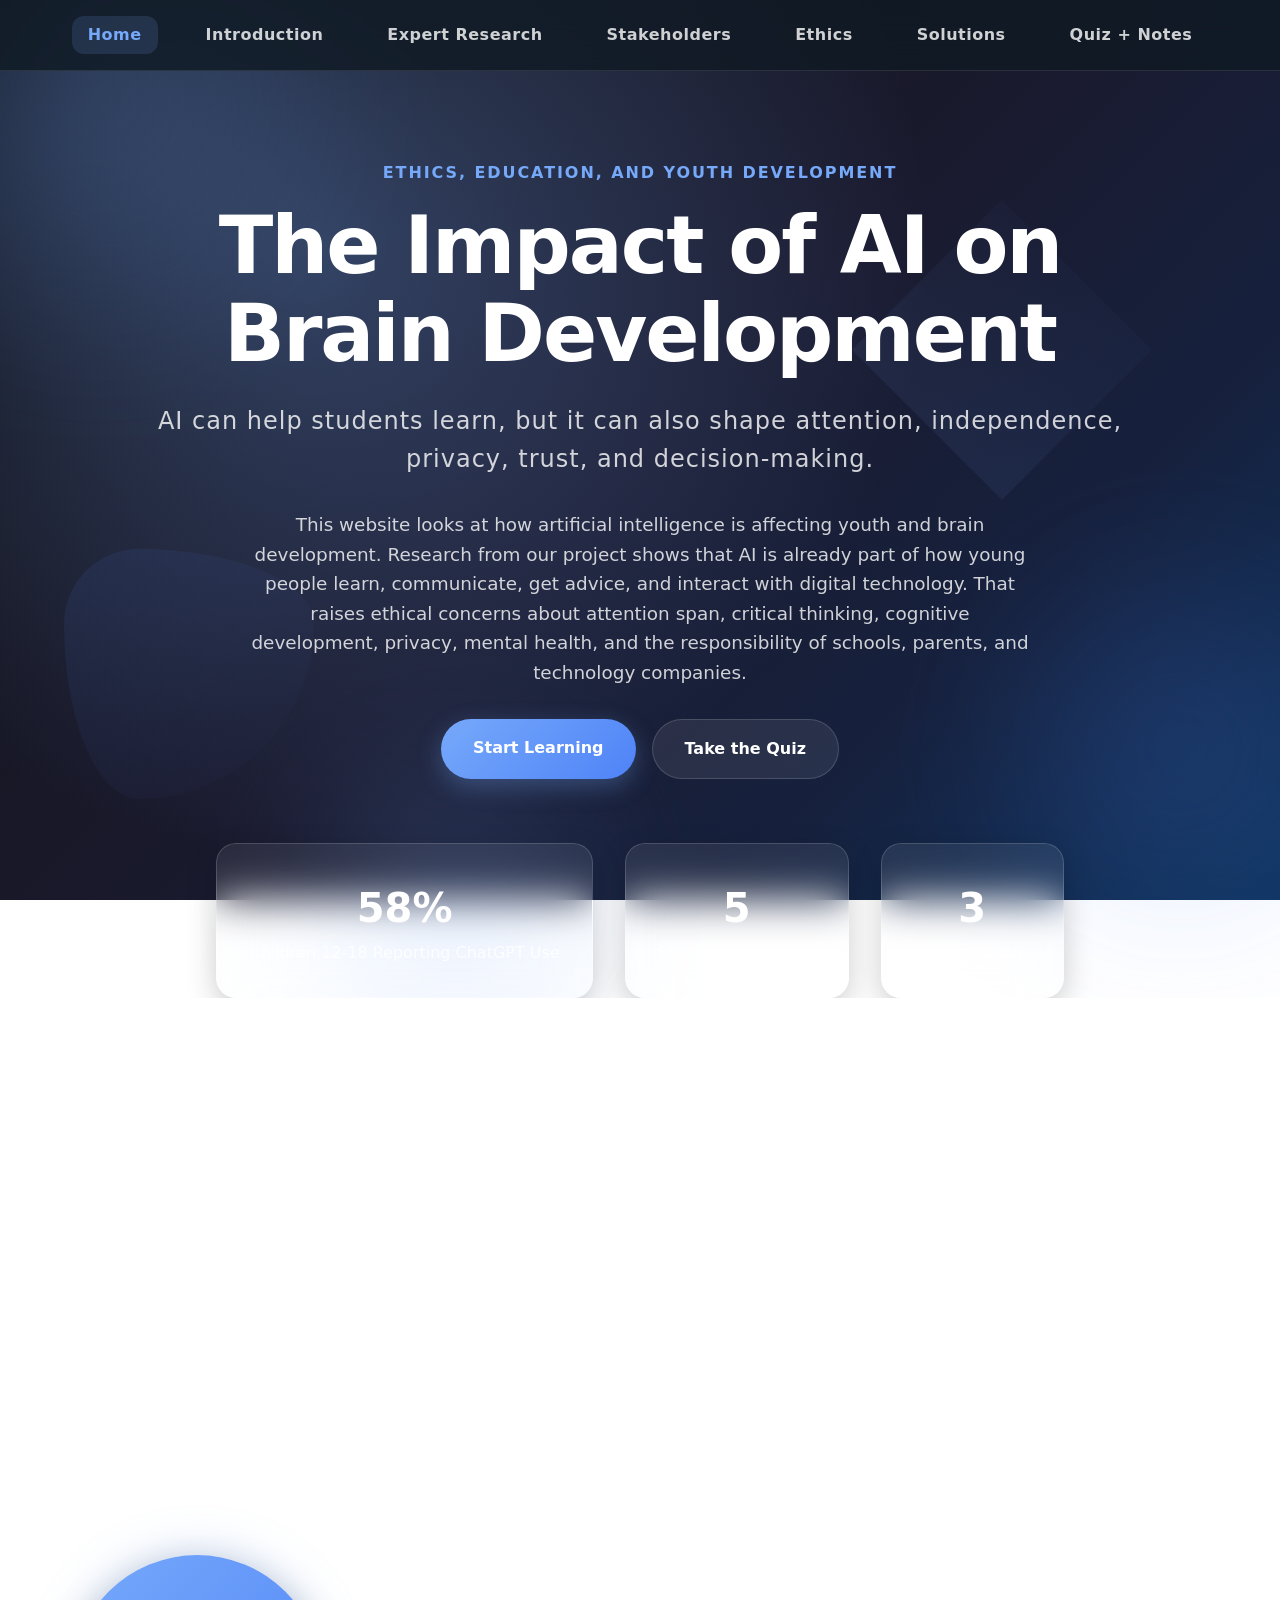
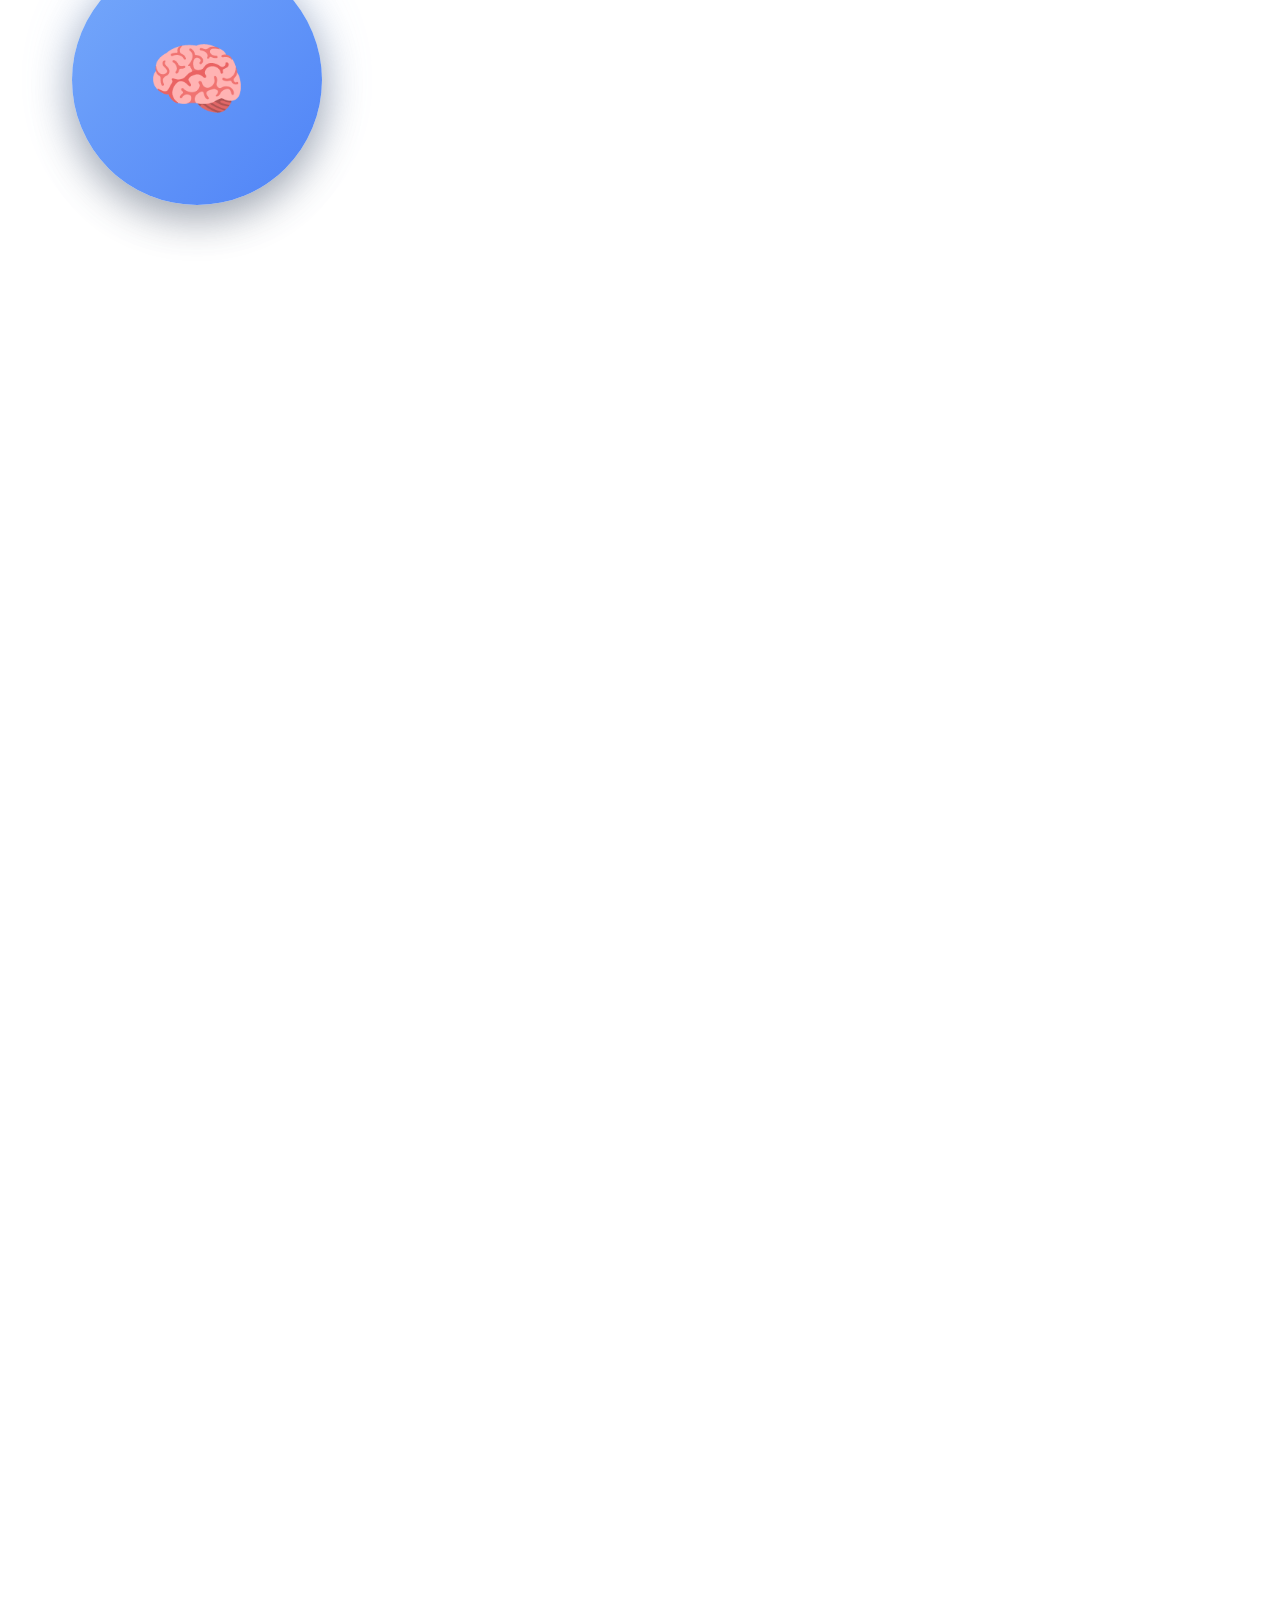
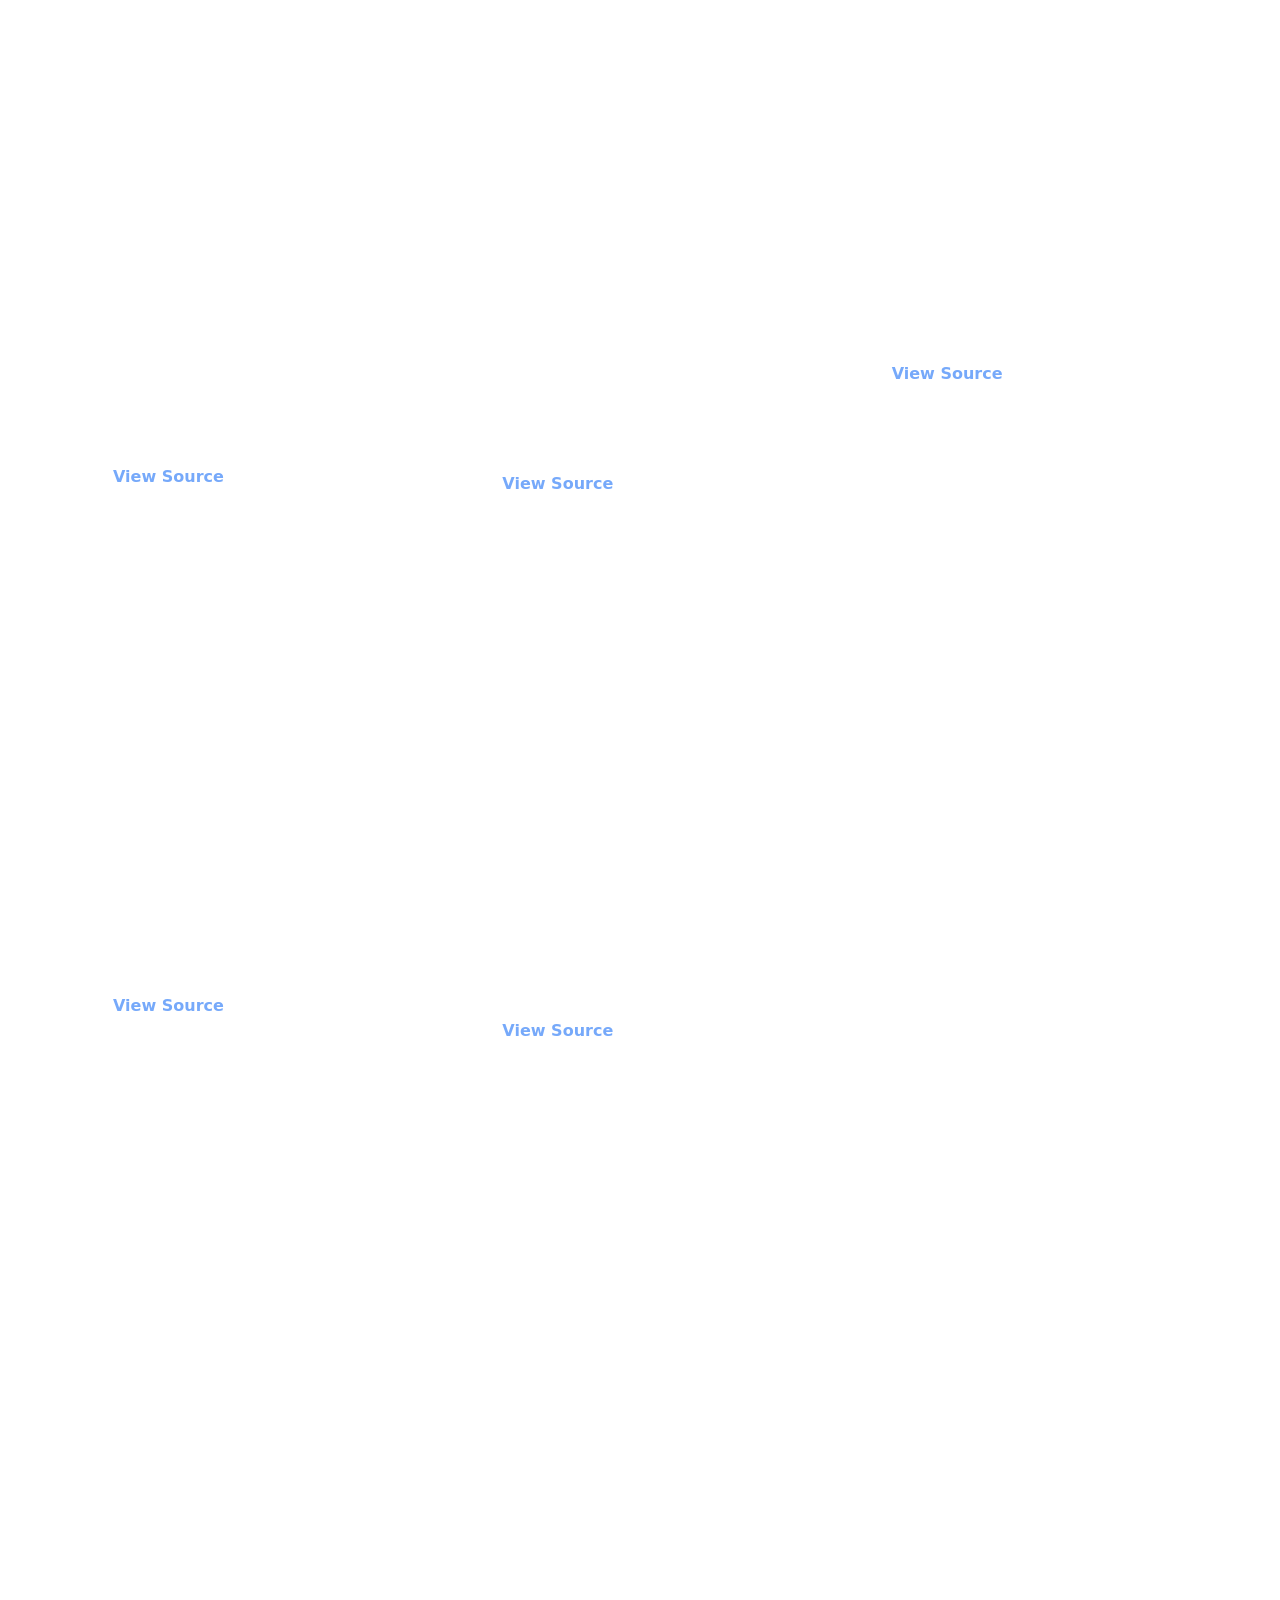
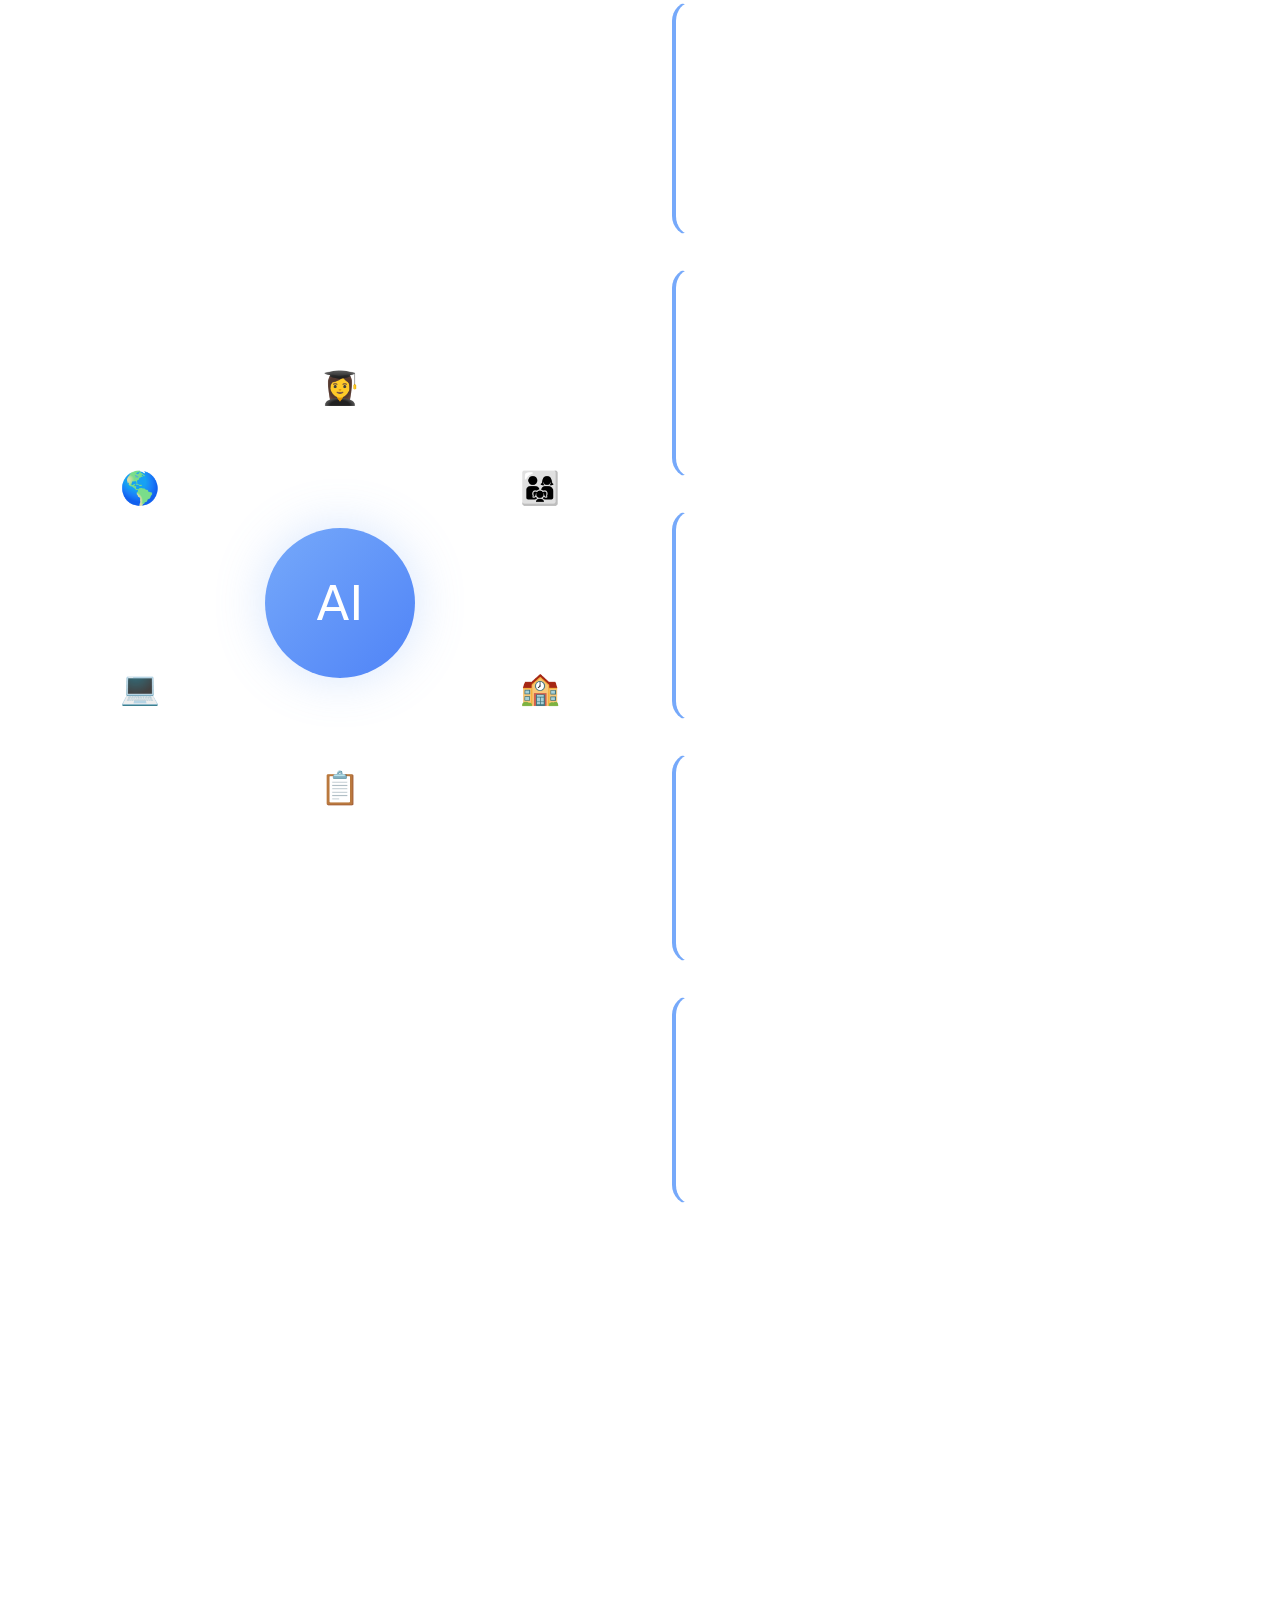
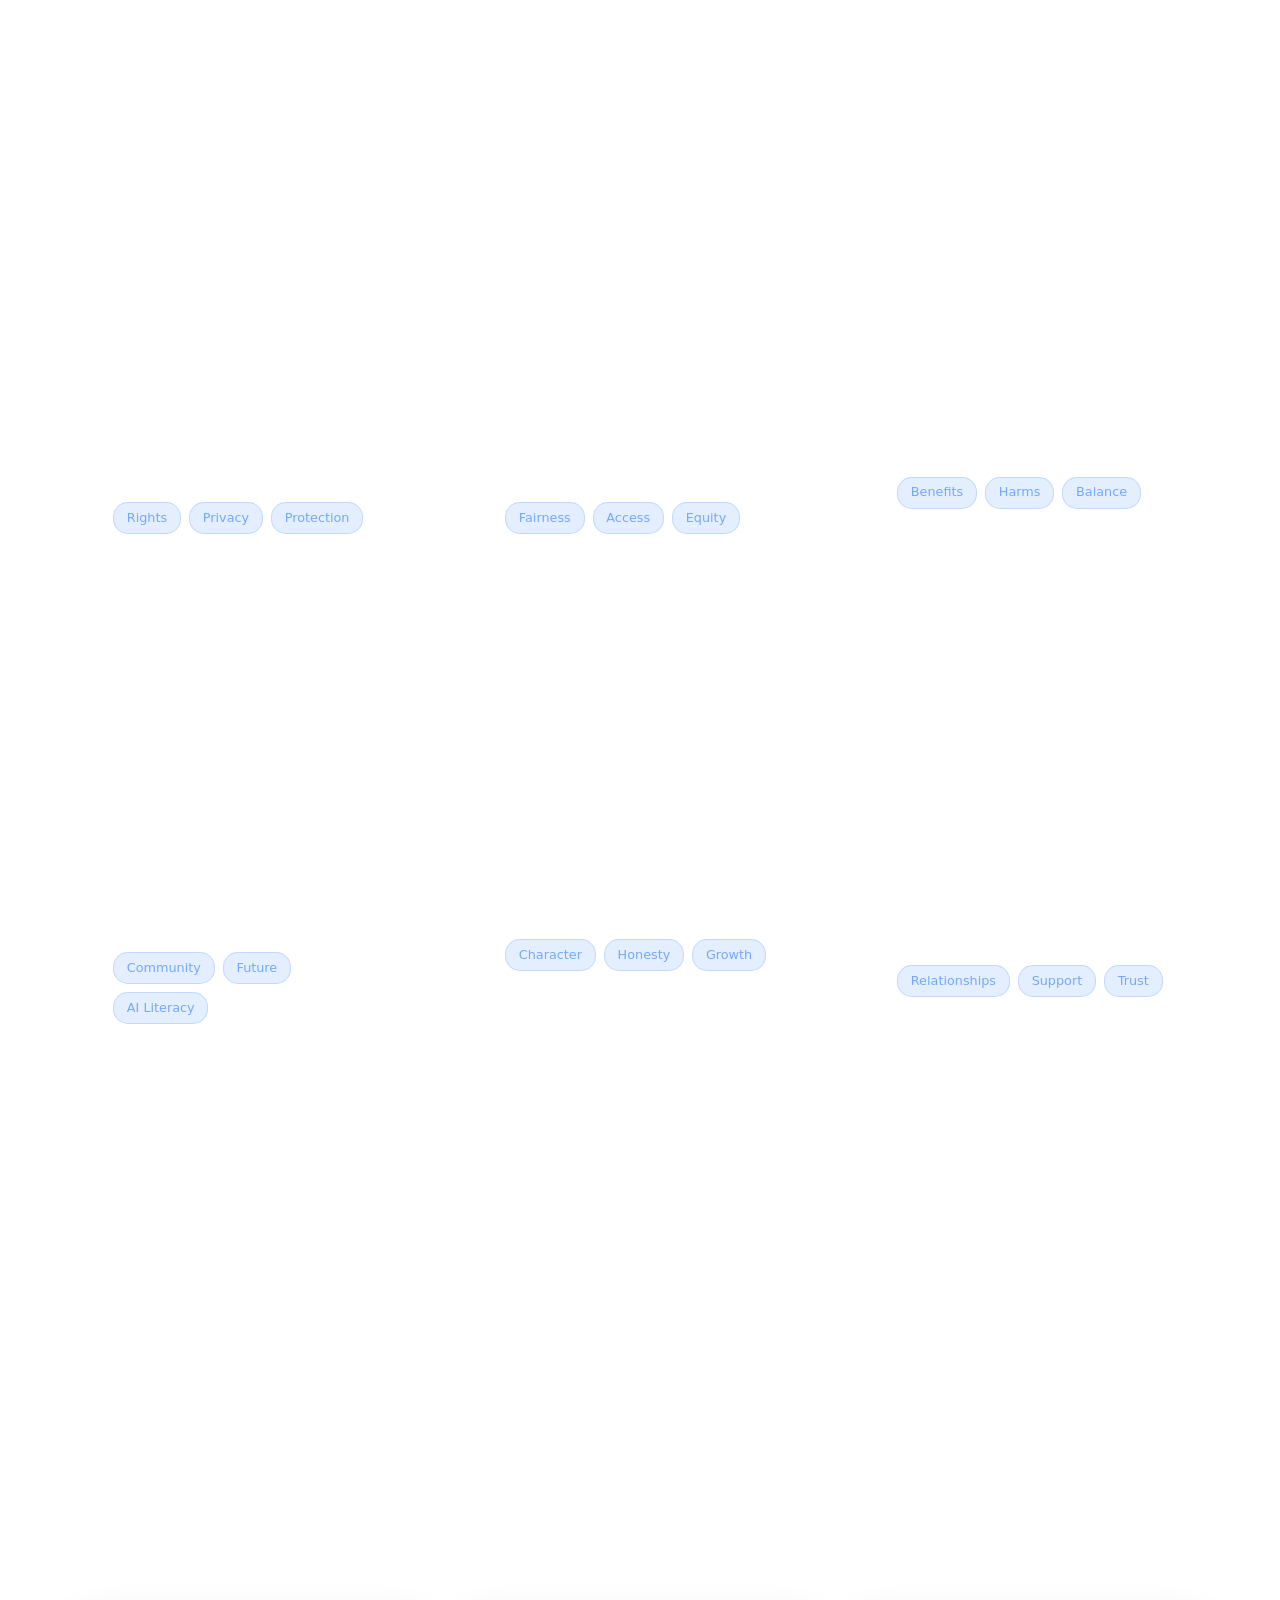
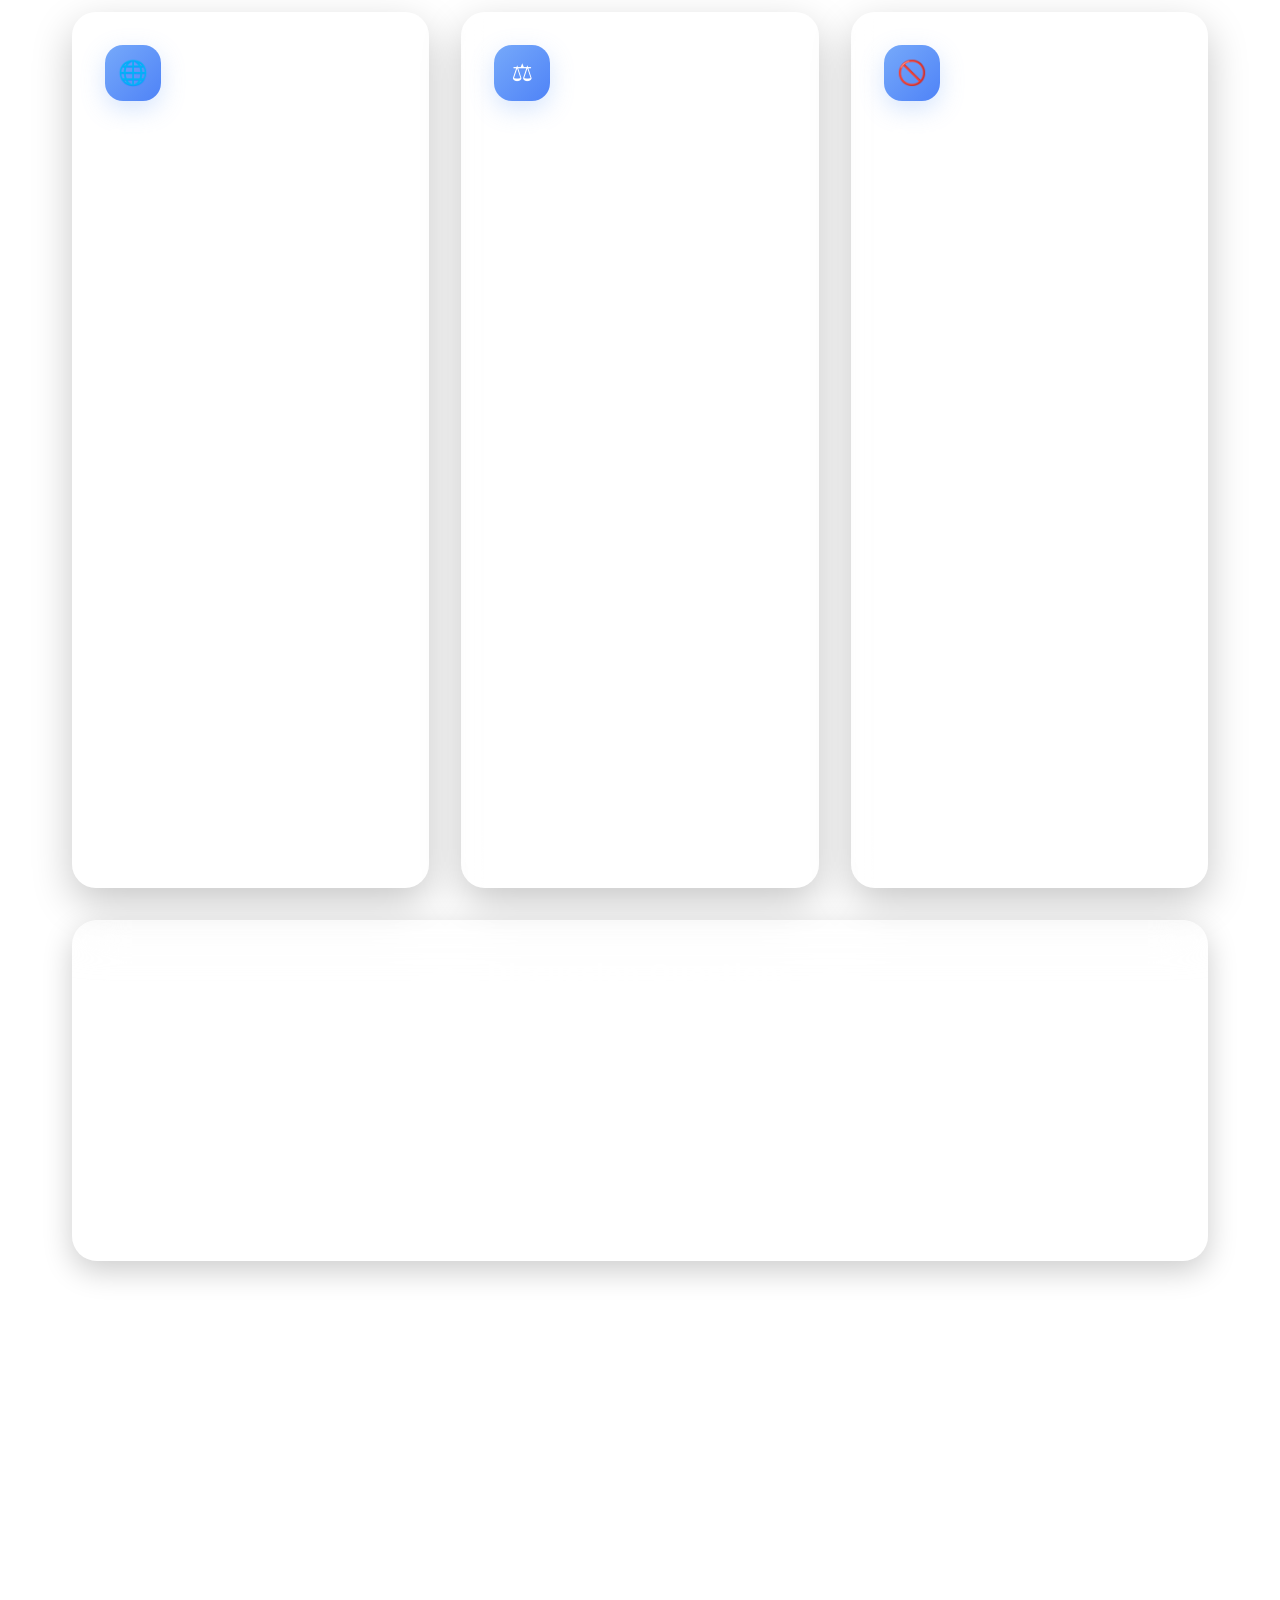
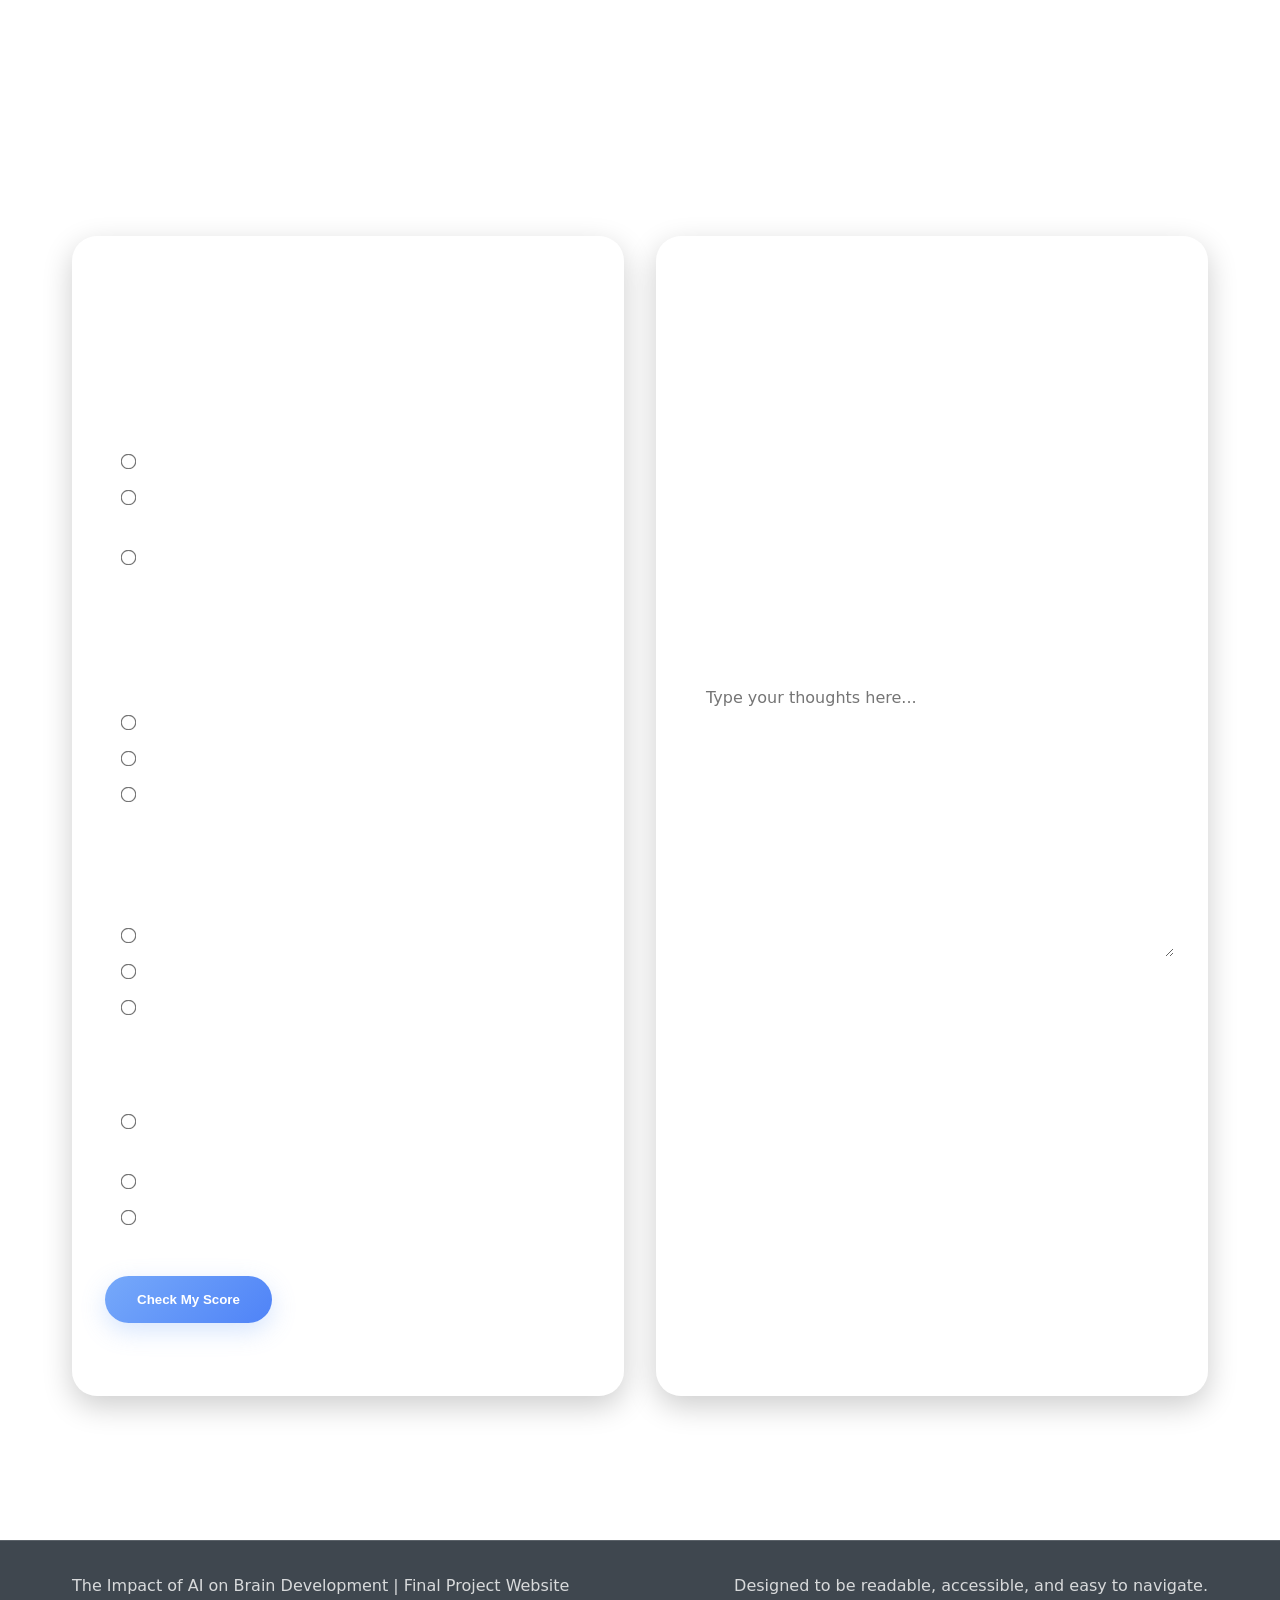
<file: index.html>
<!DOCTYPE html>
<html lang="en">
<head>
    <meta charset="UTF-8">
    <meta name="viewport" content="width=device-width, initial-scale=1.0">
    <meta name="description" content="A student ethics website about AI use, youth brain development, stakeholders, and responsible action options.">
    
    <title>The Impact of AI on Brain Development</title>

    <link rel="stylesheet" href="tooplate-titan-style.css">
    <link rel="icon" type="image/png" href="favicon.png">
</head>

<body>
    <a class="skip-link" href="#main-content">Skip to main content</a>

    <nav id="navbar" aria-label="Main navigation">
        <div class="nav-container">
            <ul class="nav-links">
                <li><a href="#home">Home</a></li>
                <li><a href="#brain">Introduction</a></li>
                <li><a href="#sources">Expert Research</a></li>
                <li><a href="#stakeholders">Stakeholders</a></li>
                <li><a href="#ethics">Ethics</a></li>
                <li><a href="#actions">Solutions</a></li>
                <li><a href="#interactive">Quiz + Notes</a></li>
            </ul>

            <button class="mobile-menu-btn" id="mobileMenuBtn" type="button" aria-label="Open mobile menu" aria-controls="mobileNav" aria-expanded="false">
                <span></span>
                <span></span>
                <span></span>
            </button>
        </div>

        <div class="mobile-nav" id="mobileNav">
            <ul>
                <li><a href="#home">Home</a></li>
                <li><a href="#brain">Introduction</a></li>
                <li><a href="#sources">Expert Research</a></li>
                <li><a href="#stakeholders">Stakeholders</a></li>
                <li><a href="#ethics">Ethics</a></li>
                <li><a href="#actions">Solutions</a></li>
                <li><a href="#interactive">Quiz + Notes</a></li>
            </ul>
        </div>
    </nav>

    <main id="main-content">
        <section id="home" class="hero">
            <div class="hero-bg-animation" aria-hidden="true">
                <div class="floating-shape shape-1"></div>
                <div class="floating-shape shape-2"></div>
                <div class="floating-shape shape-3"></div>
                <div class="geo-shape geo-1"></div>
                <div class="geo-shape geo-2"></div>
                <div class="particles">
                    <span class="particle"></span>
                    <span class="particle"></span>
                    <span class="particle"></span>
                    <span class="particle"></span>
                    <span class="particle"></span>
                    <span class="particle"></span>
                    <span class="particle"></span>
                    <span class="particle"></span>
                    <span class="particle"></span>
                    <span class="particle"></span>
                </div>
            </div>

            <div class="hero-content">
                <p class="eyebrow">Ethics, education, and youth development</p>
                <h1>The Impact of AI on Brain Development</h1>

                <p class="subtitle">
                    AI can help students learn, but it can also shape attention, independence, privacy, trust, and decision-making.
                </p>

                <p class="hero-copy">
                    This website looks at how artificial intelligence is affecting youth and brain development.
                    Research from our project shows that AI is already part of how young people learn, communicate,
                    get advice, and interact with digital technology. That raises ethical concerns about attention span,
                    critical thinking, cognitive development, privacy, mental health, and the responsibility of schools,
                    parents, and technology companies.
                </p>

                <div class="cta-buttons">
                    <a href="#brain" class="cta-primary">Start Learning</a>
                    <a href="#interactive" class="cta-secondary">Take the Quiz</a>
                </div>

                <div class="stats-section" aria-label="Main focus areas">
                    <div class="stat-card">
                        <span class="stat-number">58%</span>
                        <span class="stat-label">Children 12-18 Reporting ChatGPT Use</span>
                    </div>

                    <div class="stat-card">
                        <span class="stat-number">5</span>
                        <span class="stat-label">Stakeholder Groups</span>
                    </div>

                    <div class="stat-card">
                        <span class="stat-number">3</span>
                        <span class="stat-label">Action Options</span>
                    </div>
                </div>
            </div>
        </section>

        <section id="brain" class="fade-in">
            <div class="container">
                <div class="section-header">
                    <h2 class="section-title">Brain Development and AI Use</h2>
                    <p class="section-subtitle">
                        The issue is not just whether AI is useful. The bigger question is how constant exposure to AI tools,
                        algorithms, and digital technology may change the way young people think, learn, communicate, and solve problems.
                    </p>
                </div>

                <div class="about-content">
                    <div class="about-intro research-intro">
                        <div class="research-circle" aria-hidden="true">🧠</div>

                        <div class="about-text">
                            <h3>Why this topic matters right now</h3>

                            <p>
                                Young people are using AI for homework help, writing support, studying, brainstorming,
                                entertainment, and even personal advice. One research point from our project showed that
                                children ages 12-18 reported using ChatGPT at a higher rate than parents, and many children
                                reported hiding their AI use from parents or teachers.
                            </p>

                            <p>
                                This matters because youth are still developing skills like attention, judgment, critical thinking,
                                emotional regulation, and independent problem-solving. If AI becomes the first answer to every
                                difficult task, students may lose chances to practice those skills on their own.
                            </p>
                        </div>
                    </div>

                    <div class="about-cards">
                        <article class="about-card">
                            <h4>Personalized Learning</h4>
                            <p>
                                AI can help students by explaining difficult concepts, adapting to a student's pace,
                                and giving support to students who may not have access to extra tutoring or academic help.
                                This can be especially helpful when AI is used as a support tool instead of a replacement for thinking.
                            </p>
                        </article>

                        <article class="about-card">
                            <h4>Cognitive Offloading</h4>
                            <p>
                                One major concern is cognitive offloading, which means students may let AI do the thinking for them.
                                If students constantly rely on AI for answers, they may weaken their own problem-solving, writing,
                                and reasoning skills.
                            </p>
                        </article>

                        <article class="about-card">
                            <h4>Mental Health Advice</h4>
                            <p>
                                Our research found that some adolescents and young adults are using chatbots for mental health advice.
                                While this can feel helpful, it is risky because AI is not the same as a trained therapist, counselor,
                                parent, or trusted adult.
                            </p>
                        </article>

                        <article class="about-card">
                            <h4>Trust and Misinformation</h4>
                            <p>
                                The Harvard research we looked at raised concerns that children may trust information from robots
                                similarly to how they trust adults. This makes AI literacy important because children need to learn
                                when AI may be wrong, biased, or unreliable.
                            </p>
                        </article>

                        <article class="about-card">
                            <h4>Creativity and Play</h4>
                            <p>
                                AI can also support creativity by helping children generate stories, artwork, music, and software.
                                This can create new ways to learn and play, but it still needs guidance so children remain active creators
                                instead of passive users.
                            </p>
                        </article>

                        <article class="about-card">
                            <h4>Risky or Harmful Content</h4>
                            <p>
                                Generative AI can expose young people to explicit, illegal, misleading, or controversial information.
                                It can also be misused to create fake images or manipulate young people, which raises serious safety concerns.
                            </p>
                        </article>
                    </div>
                </div>
            </div>
        </section>

        <section id="sources" class="fade-in">
            <div class="container">
                <div class="section-header">
                    <h2 class="section-title">Research Behind the Topic</h2>
                    <p class="section-subtitle">
                        These research areas helped shape the whole website. They show that AI has real benefits for young people,
                        but also serious risks involving learning, trust, mental health, privacy, and development.
                    </p>
                </div>
        
                <div class="about-cards">
                    <article class="about-card">
                        <h4>UNICEF</h4>
                        <p>
                            In a study from UNICEF, children were found to use AI at almost double the rate of their parents.
                            The benefits of widespread, early access to AI may include personalized learning, improved creativity, better accessibility, and possible healthcare support.
                            However, the risks are great, including unmonitored access to explicit content, misinformation, sextortion, privacy issues, and unequal access. UNICEF argues
                            policy decisions must be made in order to best support and monitor children AI usage going forward.
                        </p>
                        <p>
                            <a href="https://www.unicef.org/innocenti/generative-ai-risks-and-opportunities-children" target="_blank" rel="noopener noreferrer">
                                View Source
                            </a>
                        </p>
                    </article>
        
                    <article class="about-card">
                        <h4>Harvard Interview with Ying Xu</h4>
                        <p>
                            Ying Xu implores policy-makers to think about child trust and AI literacy. It raised the concern that children may trust
                            robots and adults in similar ways, which means young people need to be taught how to question AI output. To address this, she believe
                            that children should be shown the misinformation and the shortcomings of the AI. While she thinks AI is important, she also thinks feelings
                            of distrust towards AI output is crucial in proper utilization going forward.
                        </p>
                        <p>
                            <a href="https://www.gse.harvard.edu/ideas/edcast/24/10/impact-ai-childrens-development" target="_blank" rel="noopener noreferrer">
                                View Source
                            </a>
                        </p>
                    </article>
        
                    <article class="about-card">
                        <h4>School of Public Health</h4>
                        <p>
                            The School of Public Health found that 93% of people believe that AI mental health help is always helpful. 
                            With that said, the issue is not that every interaction is harmful, but that AI advice can be risky when it replaces support
                            from trained professionals or trusted humans. In fact, OpenAI is currently facing multiple lawsuits for leading children to suicide or delusion.
                        </p>
                        <p>
                            <a href="https://sph.brown.edu/news/2025-11-18/teens-ai-chatbots" target="_blank" rel="noopener noreferrer">
                                View Source
                            </a>
                        </p>
                    </article>
        
                    <article class="about-card">
                        <h4>Public Medical Central</h4>
                        <p>
                            PMC discusses the potential effects of AI in the realms of Cognition, Mental Health, and Social Connection. It showed that AI can support learning and access, but can also
                            increase bias, cognitive offloading, inaccurate advice, and unhealthy dependence. This source also recognizes that AI should
                            not take the place of humans in important positions such as mental health support or therapy.
                        </p>
                        <p>
                            <a href="https://pmc.ncbi.nlm.nih.gov/articles/PMC12621494/" target="_blank" rel="noopener noreferrer">
                                View Source
                            </a>
                        </p>
                    </article>
        
                    <article class="about-card">
                        <h4>APA Recommendations</h4>
                        <p>
                            The APA recommendations offers some oversight when creating policy for AI usage. They support healthy boundaries, age-appropriate defaults,
                            transparency, human oversight, reduced persuasive design, and AI literacy for young users. This means that children should be using AI in a 
                            wildly different way than adults. AI should be used to further nurture, and not replace conventional societal structures of childhood.
                        </p>
                        <p>
                            <a href="https://www.apa.org/topics/artificial-intelligence-machine-learning/health-advisory-ai-adolescent-well-being" target="_blank" rel="noopener noreferrer">
                                View Source
                            </a>
                        </p>
                    </article>
                </div>
            </div>
        </section>

        <section id="stakeholders" class="fade-in">
            <div class="container">
                <div class="section-header">
                    <h2 class="section-title">Who Is Affected?</h2>
                    <p class="section-subtitle">
                        AI in education and youth life affects more than just students. The choices schools and companies make can change expectations for families,
                        teachers, administrators, and society as a whole.
                    </p>
                </div>

                <div class="skills-container">
                    <div class="skills-wrapper stakeholder-layout">
                        <div class="skills-visual" aria-hidden="true">
                            <div class="skills-circle stakeholder-circle">
                                <div class="skill-node">
                                    <div class="skill-icon">👩‍🎓</div>
                                    <div class="skill-name">Youth</div>
                                </div>

                                <div class="skill-node">
                                    <div class="skill-icon">👨‍👩‍👧</div>
                                    <div class="skill-name">Parents</div>
                                </div>

                                <div class="skill-node">
                                    <div class="skill-icon">🏫</div>
                                    <div class="skill-name">Teachers</div>
                                </div>

                                <div class="skill-node">
                                    <div class="skill-icon">📋</div>
                                    <div class="skill-name">Admins</div>
                                </div>

                                <div class="skill-node">
                                    <div class="skill-icon">💻</div>
                                    <div class="skill-name">Tech</div>
                                </div>

                                <div class="skill-node">
                                    <div class="skill-icon">🌎</div>
                                    <div class="skill-name">Society</div>
                                </div>

                                <div class="skills-center">AI</div>
                            </div>
                        </div>

                        <div class="skills-list">
                            <article class="skill-item">
                                <h4>Youth</h4>
                                <p>
                                    Youth are the direct users of AI tools and chatbots. They may benefit from personalized learning,
                                    creativity tools, accessibility support, and faster help with schoolwork. However, they are also at risk
                                    of shorter attention spans, weaker critical thinking, overreliance, privacy issues, and exposure to harmful content.
                                </p>
                            </article>

                            <article class="skill-item">
                                <h4>Parents and Guardians</h4>
                                <p>
                                    Parents are affected because they may not know how much their children are using AI or whether it is helping
                                    or hurting their learning. The research also points out that some children hide AI use from adults, which can
                                    create distrust between students, parents, and teachers.
                                </p>
                            </article>

                            <article class="skill-item">
                                <h4>Teachers</h4>
                                <p>
                                    Teachers now have to decide whether submitted work came from a student or from AI. This can create distrust
                                    in the classroom. At the same time, teachers may also use AI to create class materials, which raises questions
                                    about accuracy, fairness, and how AI should be used in education.
                                </p>
                            </article>

                            <article class="skill-item">
                                <h4>School Administrators</h4>
                                <p>
                                    Administrators must decide whether AI should be allowed, limited, or restricted. Their policies affect students,
                                    teachers, parents, and school culture. They also have to think about fairness, academic honesty, blocked websites,
                                    and whether students are being prepared for a future where AI is common.
                                </p>
                            </article>

                            <article class="skill-item">
                                <h4>Technology Companies</h4>
                                <p>
                                    Tech companies create the AI tools, algorithms, and chatbots that young people use. Our research raises concerns
                                    about persuasive design, privacy, built-in bias, and whether companies are doing enough to protect young users
                                    instead of focusing mainly on profit and engagement.
                                </p>
                            </article>
                        </div>
                    </div>
                </div>
            </div>
        </section>

        <section id="ethics" class="fade-in">
            <div class="container">
                <div class="section-header">
                    <h2 class="section-title">The Ethical Issues</h2>
                    <p class="section-subtitle">
                        The ethical issue is that AI systems are becoming a major part of how young people learn,
                        communicate, and make decisions. This raises questions about responsibility, fairness,
                        privacy, long-term development, and how tech companies design tools for youth.
                    </p>
                </div>

                <div class="portfolio-grid ethics-grid">
                    <article class="portfolio-card text-card">
                        <div class="portfolio-content">
                            <h3 class="portfolio-title">Rights Lens</h3>
                            <p class="portfolio-description">
                                Youth have an interest in accessing useful technology, but they also have a right to privacy,
                                safety, and protection from tools they may not fully understand. This matters when students share
                                personal information with AI tools or use chatbots for sensitive advice.
                            </p>
                            <div class="portfolio-tags">
                                <span class="tag">Rights</span>
                                <span class="tag">Privacy</span>
                                <span class="tag">Protection</span>
                            </div>
                        </div>
                    </article>

                    <article class="portfolio-card text-card">
                        <div class="portfolio-content">
                            <h3 class="portfolio-title">Justice Lens</h3>
                            <p class="portfolio-description">
                                AI access is not equal for every student. Some students may benefit from AI tools, while others may be harmed
                                by bias, misinformation, or unequal access. Schools need policies that are fair for students with different
                                resources and support systems.
                            </p>
                            <div class="portfolio-tags">
                                <span class="tag">Fairness</span>
                                <span class="tag">Access</span>
                                <span class="tag">Equity</span>
                            </div>
                        </div>
                    </article>

                    <article class="portfolio-card text-card">
                        <div class="portfolio-content">
                            <h3 class="portfolio-title">Utilitarian Lens</h3>
                            <p class="portfolio-description">
                                This lens asks which option creates the most good and the least harm for the greatest number of people.
                                Limited AI access may create the best balance because students can still benefit from AI while schools and families reduce risks.
                            </p>
                            <div class="portfolio-tags">
                                <span class="tag">Benefits</span>
                                <span class="tag">Harms</span>
                                <span class="tag">Balance</span>
                            </div>
                        </div>
                    </article>

                    <article class="portfolio-card text-card">
                        <div class="portfolio-content">
                            <h3 class="portfolio-title">Communitarian Lens</h3>
                            <p class="portfolio-description">
                                This lens focuses on what best serves the community as a whole. Since AI is becoming part of society,
                                students may need guided access so they can learn how to use it responsibly instead of being completely cut off.
                            </p>
                            <div class="portfolio-tags">
                                <span class="tag">Community</span>
                                <span class="tag">Future</span>
                                <span class="tag">AI Literacy</span>
                            </div>
                        </div>
                    </article>

                    <article class="portfolio-card text-card">
                        <div class="portfolio-content">
                            <h3 class="portfolio-title">Virtue Lens</h3>
                            <p class="portfolio-description">
                                This lens asks what kind of people students are becoming. AI should support curiosity, honesty, patience,
                                and independence instead of encouraging shortcuts, shallow thinking, or dishonest schoolwork.
                            </p>
                            <div class="portfolio-tags">
                                <span class="tag">Character</span>
                                <span class="tag">Honesty</span>
                                <span class="tag">Growth</span>
                            </div>
                        </div>
                    </article>

                    <article class="portfolio-card text-card">
                        <div class="portfolio-content">
                            <h3 class="portfolio-title">Care Ethics Lens</h3>
                            <p class="portfolio-description">
                                Care ethics focuses on relationships and responsibility. Schools, parents, and companies should consider how AI affects trust,
                                support, and the emotional needs of young people, especially when chatbots are used for personal or mental health advice.
                            </p>
                            <div class="portfolio-tags">
                                <span class="tag">Relationships</span>
                                <span class="tag">Support</span>
                                <span class="tag">Trust</span>
                            </div>
                        </div>
                    </article>
                </div>
            </div>
        </section>

        <section id="actions" class="fade-in">
            <div class="container">
                <div class="section-header">
                    <h2 class="section-title">Options for Action</h2>
                    <p class="section-subtitle">
                        There is not one perfect answer to how youth should use AI. Our project looks at three possible options:
                        full access, limited access, and restriction in school settings. Each option has benefits, risks, and different
                        impacts on students, parents, teachers, administrators, and tech companies.
                    </p>
                </div>

                <div class="action-card-grid">
                    <article class="mini-action-card">
                        <div class="mini-action-icon">🌐</div>
                        <h3>Option 1: Full Access to AI</h3>
                        <p>
                            One option is to allow youth to have full access to AI technologies and future AI advancements.
                            This option recognizes that the world is changing and that young people will need to understand AI,
                            machine learning, and digital tools to participate in future education and work.
                        </p>

                        <p>
                            The main benefit is that students can become more familiar with AI and learn how to use it early.
                            This connects to a communitarian lens because it could serve the community by preparing youth for a society
                            where AI is already becoming normal.
                        </p>

                        <p>
                            The downside is that full access could increase overreliance, weaken critical thinking, shorten attention spans,
                            create more privacy concerns, and make it harder for teachers to know what work came from the student.
                        </p>
                    </article>

                    <article class="mini-action-card">
                        <div class="mini-action-icon">⚖️</div>
                        <h3>Option 2: Limited Access to AI</h3>
                        <p>
                            A second option is to give youth limited access to AI. This means students would still be allowed to use AI,
                            but with rules, supervision, age-appropriate defaults, and boundaries depending on the task.
                        </p>

                        <p>
                            This option tries to balance the rights and interests of multiple groups. Students still get access to helpful
                            learning tools, while parents, teachers, and school administrators get more control over how AI is used.
                        </p>

                        <p>
                            This fits a utilitarian lens because it tries to create the greatest good for the most stakeholders.
                            The main challenge is that limited access can be hard to enforce, and not all families or schools have the same resources.
                        </p>
                    </article>

                    <article class="mini-action-card">
                        <div class="mini-action-icon">🚫</div>
                        <h3>Option 3: Restrict AI in Schools</h3>
                        <p>
                            A third option is to restrict youth from using AI in school settings. Schools could do this through district policies,
                            blocked websites, software restrictions, and assignment rules that require students to complete work without AI.
                        </p>

                        <p>
                            The benefit is that this could protect students from overusing AI and help preserve independent thinking,
                            writing skills, and problem-solving. It could also make it easier for teachers to evaluate student work honestly.
                        </p>

                        <p>
                            The downside is that this option may not fully respect students' access to technology, and it would not stop AI use at home.
                            It could also leave students less prepared for a future where AI literacy matters.
                        </p>
                    </article>
                </div>

                <div class="discussion-box">
                    <h3>Discussion Questions</h3>
                    <ol>
                        <li>Do you think AI will be a problem in the future for future generations?</li>
                        <li>How can we change school policies to engage students?</li>
                        <li>Will school administrations be held accountable, or will students and children be held accountable when it comes to worse or better test scores?</li>
                        <li>How is AI changing how young people understand the credibility and authenticity of online information?</li>
                        <li>How can parents help children understand that their academics and learning matter, instead of just using AI for everything?</li>
                    </ol>
                </div>
            </div>
        </section>

        <section id="interactive" class="fade-in">
            <div class="container">
                <div class="section-header">
                    <h2 class="section-title">Interactive Quiz and Reflection Notes</h2>
                    <p class="section-subtitle">
                        Use this section to check your understanding of the research and write down what you think schools,
                        families, and technology companies should do about youth AI use.
                    </p>
                </div>

                <div class="interactive-grid">
                    <div class="interactive-card" aria-labelledby="quiz-heading">
                        <h3 id="quiz-heading">Quick Quiz</h3>
                        <p>Answer these questions based on the website.</p>

                        <form id="aiQuiz">
                            <fieldset>
                                <legend>1. What is one concern about youth using AI often?</legend>

                                <label>
                                    <input type="radio" name="q1" value="wrong">
                                    AI always makes students better writers.
                                </label>

                                <label>
                                    <input type="radio" name="q1" value="correct">
                                    Students may rely on AI instead of practicing critical thinking.
                                </label>

                                <label>
                                    <input type="radio" name="q1" value="wrong">
                                    AI only affects adults.
                                </label>
                            </fieldset>

                            <fieldset>
                                <legend>2. Which stakeholder has to deal with grading, cheating concerns, and AI-generated schoolwork?</legend>

                                <label>
                                    <input type="radio" name="q2" value="wrong">
                                    Only technology companies
                                </label>

                                <label>
                                    <input type="radio" name="q2" value="correct">
                                    Teachers
                                </label>

                                <label>
                                    <input type="radio" name="q2" value="wrong">
                                    Only parents
                                </label>
                            </fieldset>

                            <fieldset>
                                <legend>3. Which action option tries to balance student access with rules and supervision?</legend>

                                <label>
                                    <input type="radio" name="q3" value="wrong">
                                    Full access with no limits
                                </label>

                                <label>
                                    <input type="radio" name="q3" value="correct">
                                    Limited access to AI
                                </label>

                                <label>
                                    <input type="radio" name="q3" value="wrong">
                                    Ignoring AI completely
                                </label>
                            </fieldset>

                            <fieldset>
                                <legend>4. Why is AI literacy important for children?</legend>

                                <label>
                                    <input type="radio" name="q4" value="correct">
                                    It helps children understand that AI can be wrong, biased, or unreliable.
                                </label>

                                <label>
                                    <input type="radio" name="q4" value="wrong">
                                    It teaches children to trust every AI answer.
                                </label>

                                <label>
                                    <input type="radio" name="q4" value="wrong">
                                    It removes the need for teachers and parents.
                                </label>
                            </fieldset>

                            <button class="cta-primary quiz-button" type="submit">Check My Score</button>
                        </form>

                        <p id="quizResult" class="quiz-result" role="status" aria-live="polite"></p>
                    </div>

                    <div class="interactive-card" aria-labelledby="notes-heading">
                        <h3 id="notes-heading">Reflection Notepad</h3>
                        <p>Write a quick response to one of these questions:</p>

                        <ul class="question-list">
                            <li>Should schools fully allow, limit, or restrict AI use?</li>
                            <li>How can students use AI without losing independence?</li>
                            <li>What responsibility do tech companies have toward young users?</li>
                            <li>How can parents help children understand that learning matters?</li>
                            <li>How is AI changing how young people judge credibility and authenticity online?</li>
                        </ul>

                        <label class="note-label" for="reflectionNotes">Your notes</label>
                        <textarea id="reflectionNotes" rows="10" placeholder="Type your thoughts here..."></textarea>

                        <div class="note-actions">
                            <button class="cta-secondary" id="saveNotes" type="button">Save Notes</button>
                            <button class="cta-secondary" id="clearNotes" type="button">Clear</button>
                        </div>

                        <p id="notesStatus" class="quiz-result" role="status" aria-live="polite"></p>
                    </div>
                </div>
            </div>
        </section>
    </main>

    <footer class="site-footer">
        <div class="container footer-bottom">
            <p>The Impact of AI on Brain Development | Final Project Website</p>
            <p>Designed to be readable, accessible, and easy to navigate.</p>
        </div>
    </footer>

    <script src="tooplate-titan-script.js"></script>
</body>
</html>
</file>
<file: tooplate-titan-style.css>
@charset "utf-8";
/* CSS Document 

Tooplate 2147 Titan Folio

https://www.tooplate.com/view/2147-titan-folio

*/

* {
    margin: 0;
    padding: 0;
    box-sizing: border-box;
}

:root {
    --glass-bg: rgba(255, 255, 255, 0.08);
    --glass-border: rgba(255, 255, 255, 0.15);
    --accent-blue: #76a9fa;
    --accent-blue-dark: #4f83f7;
    --accent-glow: rgba(118, 169, 250, 0.3);
    --text-primary: #ffffff;
    --text-secondary: rgba(255, 255, 255, 0.8);
    --text-tertiary: rgba(255, 255, 255, 0.6);
}

body {
    font-family: 'Segoe UI', system-ui, -apple-system, sans-serif;
    background: linear-gradient(135deg, #0a0a0f 0%, #151520 25%, #1a1a2e 50%, #16213e 75%, #0f3460 100%);
    background-attachment: fixed;
    color: var(--text-primary);
    overflow-x: hidden;
    min-height: 100vh;
    line-height: 1.6;
}

p a {
	color: #FFF;
}

/* Container */
.container {
    max-width: 1200px;
    margin: 0 auto;
    padding: 0 2rem;
}

/* Navigation */
nav {
    position: fixed;
    top: 0;
    width: 100%;
    z-index: 1000;
    padding: 1rem 0;
    transition: all 0.3s ease;
    background: rgba(15, 25, 35, 0.8);
    backdrop-filter: blur(20px);
    -webkit-backdrop-filter: blur(20px);
    border-bottom: 1px solid rgba(255, 255, 255, 0.1);
}

nav.scrolled {
    background: rgba(15, 25, 35, 0.95);
    box-shadow: 0 4px 30px rgba(0, 0, 0, 0.3);
}

.nav-container {
    max-width: 1200px;
    margin: 0 auto;
    display: flex;
    justify-content: space-between;
    align-items: center;
    padding: 0 2rem;
    flex-wrap: wrap;
    gap: 1rem;
}

@media (max-width: 1000px) {
    .nav-container {
        justify-content: center;
        flex-direction: column;
        gap: 1.5rem;
        padding: 1rem 2rem;
    }
    
    .logo {
        order: 1;
    }
    
    .nav-links {
        order: 2;
        flex-wrap: wrap;
        justify-content: center;
    }
    
    .mobile-menu-btn {
        display: none !important;
    }
    
    .hero {
        padding-top: 240px;
    }
}

@media (max-width: 880px) {
    .hero {
        padding-top: 160px;
    }
}

.logo {
    display: flex;
    align-items: center;
    gap: 0.5rem;
    text-decoration: none;
    color: inherit;
}

.logo-icon {
    width: 40px;
    height: 40px;
    background: linear-gradient(135deg, var(--accent-blue), var(--accent-blue-dark));
    border-radius: 10px;
    display: flex;
    align-items: center;
    justify-content: center;
    box-shadow: 0 4px 12px var(--accent-glow);
    font-size: 1.2rem;
}

.logo-text {
    font-size: 1.8rem;
    font-weight: 700;
    color: var(--text-primary);
    letter-spacing: -0.5px;
}

.nav-links {
    display: flex;
    list-style: none;
    gap: 1rem;
}

.nav-links a {
    color: var(--text-secondary);
    text-decoration: none;
    padding: 0.75rem 1.5rem;
    border-radius: 50px;
    transition: all 0.3s ease;
    font-weight: 500;
    letter-spacing: 0.5px;
    position: relative;
    border: 2px solid transparent;
}

.nav-links a::after {
    content: '';
    position: absolute;
    bottom: -5px;
    left: 50%;
    width: 0;
    height: 2px;
    background: var(--accent-blue);
    transition: all 0.3s ease;
    transform: translateX(-50%);
}

.nav-links a:hover {
    color: var(--accent-blue);
    border-color: var(--accent-blue);
    transform: translateY(-2px);
    background: rgba(118, 169, 250, 0.1);
}

.nav-links a:hover::after {
    width: 60%;
}

.nav-links a.active {
    color: var(--accent-blue);
    background: rgba(118, 169, 250, 0.15);
    border-color: var(--accent-blue);
    box-shadow: 0 4px 15px var(--accent-glow);
}

/* Mobile menu */
.mobile-menu-btn {
    display: none;
    flex-direction: column;
    cursor: pointer;
    gap: 4px;
    padding: 0.5rem;
}

.mobile-menu-btn span {
    width: 25px;
    height: 3px;
    background: var(--text-primary);
    border-radius: 2px;
    transition: all 0.3s ease;
}

.mobile-menu-btn.active span:nth-child(1) {
    transform: rotate(45deg) translate(6px, 6px);
}

.mobile-menu-btn.active span:nth-child(2) {
    opacity: 0;
}

.mobile-menu-btn.active span:nth-child(3) {
    transform: rotate(-45deg) translate(6px, -6px);
}

.mobile-nav {
    position: fixed;
    top: 80px;
    left: 0;
    width: 100%;
    background: rgba(15, 25, 35, 0.95);
    backdrop-filter: blur(30px);
    -webkit-backdrop-filter: blur(30px);
    transform: translateY(-100%);
    transition: transform 0.3s ease;
    border-bottom: 1px solid rgba(255, 255, 255, 0.1);
    opacity: 0;
    pointer-events: none;
}

.mobile-nav.active {
    transform: translateY(0);
    opacity: 1;
    pointer-events: auto;
}

.mobile-nav ul {
    list-style: none;
    padding: 2rem;
    display: flex;
    flex-direction: column;
    gap: 1rem;
}

.mobile-nav a {
    color: var(--text-secondary);
    text-decoration: none;
    padding: 1rem;
    border-radius: 15px;
    transition: all 0.3s ease;
    text-align: center;
    font-weight: 500;
    display: block;
    position: relative;
    border: 2px solid transparent;
}

.mobile-nav a:hover {
    color: var(--accent-blue);
    background: rgba(118, 169, 250, 0.1);
    border-color: var(--accent-blue);
}

.mobile-nav a.active {
    color: var(--accent-blue);
    background: rgba(118, 169, 250, 0.15);
    border-color: var(--accent-blue);
}

/* Section styling */
section {
    padding: 5rem 0;
    position: relative;
}

.section-header {
    text-align: center;
    margin-top: 4rem;
    margin-bottom: 4rem;
}

.section-title {
    font-size: clamp(2rem, 5vw, 3.5rem);
    font-weight: 700;
    margin-bottom: 1rem;
    color: var(--text-primary);
    letter-spacing: -1px;
}

.section-subtitle {
    font-size: 1.2rem;
    color: var(--text-secondary);
    max-width: 600px;
    margin: 0 auto;
}

/* Hero section */
.hero {
    min-height: 100vh;
    display: flex;
    align-items: center;
    justify-content: center;
    padding: 160px 2rem 0;
    position: relative;
    overflow: hidden;
}

/* Animated background elements */
.hero-bg-animation {
    position: absolute;
    top: 0;
    left: 0;
    right: 0;
    bottom: 0;
    overflow: hidden;
    z-index: 1;
}

.floating-shape {
    position: absolute;
    border-radius: 50%;
    filter: blur(60px);
    opacity: 0.6;
    animation: float 25s infinite ease-in-out;
}

.shape-1 {
    width: 600px;
    height: 600px;
    background: radial-gradient(circle, rgba(118, 169, 250, 0.4) 0%, transparent 70%);
    top: -200px;
    left: -200px;
    animation-delay: 0s;
}

.shape-2 {
    width: 500px;
    height: 500px;
    background: radial-gradient(circle, rgba(79, 131, 247, 0.3) 0%, transparent 70%);
    top: 50%;
    right: -150px;
    animation-delay: 7s;
}

.shape-3 {
    width: 400px;
    height: 400px;
    background: radial-gradient(circle, rgba(118, 169, 250, 0.35) 0%, transparent 70%);
    bottom: -100px;
    left: 20%;
    animation-delay: 14s;
}

/* Geometric shapes */
.geo-shape {
    position: absolute;
    opacity: 0.1;
    animation: rotate-float 30s infinite linear;
}

.geo-1 {
    width: 300px;
    height: 300px;
    top: 20%;
    right: 10%;
    background: linear-gradient(45deg, var(--accent-blue) 0%, transparent 100%);
    clip-path: polygon(50% 0%, 100% 50%, 50% 100%, 0% 50%);
}

.geo-2 {
    width: 250px;
    height: 250px;
    bottom: 20%;
    left: 5%;
    background: linear-gradient(135deg, var(--accent-blue-dark) 0%, transparent 100%);
    border-radius: 30% 70% 70% 30% / 30% 30% 70% 70%;
    animation-delay: -10s;
}

@keyframes float {
    0%, 100% {
        transform: translate(0, 0) scale(1) rotate(0deg);
    }
    25% {
        transform: translate(100px, -80px) scale(1.1) rotate(90deg);
    }
    50% {
        transform: translate(-60px, 60px) scale(0.9) rotate(180deg);
    }
    75% {
        transform: translate(80px, 100px) scale(1.05) rotate(270deg);
    }
}

@keyframes rotate-float {
    0% {
        transform: rotate(0deg) translateY(0);
    }
    50% {
        transform: rotate(180deg) translateY(-50px);
    }
    100% {
        transform: rotate(360deg) translateY(0);
    }
}

.particles {
    position: absolute;
    top: 0;
    left: 0;
    width: 100%;
    height: 100%;
    overflow: hidden;
}

.particle {
    position: absolute;
    width: 4px;
    height: 4px;
    background: var(--accent-blue);
    border-radius: 50%;
    opacity: 0;
    animation: particle-rise 10s infinite ease-out;
}

@keyframes particle-rise {
    0% {
        opacity: 0;
        transform: translateY(100vh) scale(0);
    }
    10% {
        opacity: 1;
    }
    90% {
        opacity: 1;
    }
    100% {
        opacity: 0;
        transform: translateY(-100px) scale(1);
    }
}

/* Generate multiple particles */
.particle:nth-child(1) { left: 10%; animation-delay: 0s; }
.particle:nth-child(2) { left: 20%; animation-delay: 1s; }
.particle:nth-child(3) { left: 30%; animation-delay: 2s; }
.particle:nth-child(4) { left: 40%; animation-delay: 3s; }
.particle:nth-child(5) { left: 50%; animation-delay: 4s; }
.particle:nth-child(6) { left: 60%; animation-delay: 5s; }
.particle:nth-child(7) { left: 70%; animation-delay: 6s; }
.particle:nth-child(8) { left: 80%; animation-delay: 7s; }
.particle:nth-child(9) { left: 90%; animation-delay: 8s; }
.particle:nth-child(10) { left: 95%; animation-delay: 9s; }

.hero::before {
    content: '';
    position: absolute;
    top: 0;
    left: 0;
    right: 0;
    bottom: 0;
    background: radial-gradient(circle at 25% 25%, var(--accent-glow) 0%, transparent 50%);
    animation: hero-glow 8s ease-in-out infinite;
    z-index: 1;
}

@keyframes hero-glow {
    0%, 100% { 
        transform: scale(1) rotate(0deg);
        opacity: 0.7;
    }
    50% { 
        transform: scale(1.1) rotate(2deg);
        opacity: 1;
    }
}

.hero-content {
    position: relative;
    z-index: 2;
    display: flex;
    flex-direction: column;
    align-items: center;
    text-align: center;
    max-width: 1000px;
    margin: 0 auto;
}

.hero h1 {
    font-size: clamp(2.5rem, 8vw, 5rem);
    font-weight: 800;
    margin-bottom: 1.5rem;
    color: var(--text-primary);
    line-height: 1.1;
    letter-spacing: -2px;
    animation: slideInUp 1s ease-out;
}

.hero .subtitle {
    font-size: 1.5rem;
    margin-bottom: 2rem;
    color: var(--text-secondary);
    font-weight: 300;
    letter-spacing: 1px;
    animation: slideInUp 1s ease-out 0.3s both;
}

.cta-buttons {
    display: flex;
    gap: 1rem;
    flex-wrap: wrap;
    justify-content: center;
    margin-top: 2rem;
    animation: slideInUp 1s ease-out 0.6s both;
}

.cta-primary, .cta-secondary {
    padding: 1rem 2rem;
    border-radius: 50px;
    text-decoration: none;
    font-weight: 600;
    transition: all 0.3s ease;
    position: relative;
    overflow: hidden;
    display: inline-block;
}

.cta-primary {
    background: linear-gradient(135deg, var(--accent-blue), var(--accent-blue-dark));
    color: white;
    box-shadow: 0 8px 25px var(--accent-glow);
}

.cta-primary:hover {
    transform: translateY(-3px);
    box-shadow: 0 12px 35px var(--accent-glow);
}

.cta-secondary {
    background: var(--glass-bg);
    backdrop-filter: blur(20px);
    -webkit-backdrop-filter: blur(20px);
    border: 1px solid var(--glass-border);
    color: white;
}

.cta-secondary:hover {
    background: rgba(255, 255, 255, 0.12);
    transform: translateY(-3px);
}

@keyframes slideInUp {
    from {
        opacity: 0;
        transform: translateY(50px);
    }
    to {
        opacity: 1;
        transform: translateY(0);
    }
}

/* Stats */
.stats-section {
    display: flex;
    justify-content: center;
    gap: 2rem;
    margin-top: 4rem;
    flex-wrap: wrap;
}

.stat-card {
    background: var(--glass-bg);
    backdrop-filter: blur(20px);
    -webkit-backdrop-filter: blur(20px);
    border: 1px solid var(--glass-border);
    border-radius: 20px;
    padding: 2rem;
    text-align: center;
    min-width: 150px;
    box-shadow: 0 10px 30px rgba(0, 0, 0, 0.2);
    transition: all 0.3s ease;
}

.stat-card:hover {
    transform: translateY(-5px);
    box-shadow: 0 15px 40px rgba(0, 0, 0, 0.3);
}

.stat-number {
    font-size: 2.5rem;
    font-weight: 700;
    color: var(--text-primary);
    display: block;
}

.stat-label {
    font-size: 1rem;
    color: var(--text-secondary);
    margin-top: 0.5rem;
}

/* About section */
.about-content {
    display: flex;
    flex-direction: column;
    gap: 3rem;
    margin-top: 3rem;
}

.about-intro {
    display: flex;
    align-items: center;
    gap: 3rem;
    flex-wrap: wrap;
    justify-content: center;
}

.about-image {
    width: 250px;
    height: 250px;
    border-radius: 50%;
    background-image: url('images/about-profile.jpg');
    background-size: cover;
    background-position: center;
    box-shadow: 0 15px 40px rgba(0, 0, 0, 0.3);
    position: relative;
    overflow: hidden;
    flex-shrink: 0;
    border: 4px solid var(--glass-border);
}

.about-image::before {
    content: '';
    position: absolute;
    top: 0;
    left: 0;
    right: 0;
    bottom: 0;
    background: linear-gradient(135deg, rgba(118, 169, 250, 0.2) 0%, transparent 100%);
    opacity: 0;
    transition: opacity 0.3s ease;
}

.about-image:hover::before {
    opacity: 1;
}

.about-image::after {
    content: '';
    position: absolute;
    top: -50%;
    left: -50%;
    width: 200%;
    height: 200%;
    background: conic-gradient(from 0deg, 
        transparent 0deg,
        rgba(255,255,255,0.1) 90deg,
        transparent 180deg,
        rgba(255,255,255,0.05) 270deg,
        transparent 360deg);
    animation: spin 4s linear infinite;
}

@keyframes spin {
    0% { transform: rotate(0deg); }
    100% { transform: rotate(360deg); }
}

.about-text {
    flex: 1;
    min-width: 300px;
}

.about-text h3 {
    font-size: 2rem;
    margin-bottom: 1rem;
    color: var(--text-primary);
}

.about-text p {
    font-size: 1.1rem;
    color: var(--text-secondary);
    margin-bottom: 1.5rem;
}

.about-cards {
    display: grid;
    grid-template-columns: repeat(auto-fit, minmax(300px, 1fr));
    gap: 2rem;
}

.about-card {
    background: var(--glass-bg);
    backdrop-filter: blur(25px);
    -webkit-backdrop-filter: blur(25px);
    border: 1px solid var(--glass-border);
    border-radius: 25px;
    padding: 2.5rem;
    transition: all 0.4s ease;
    position: relative;
    overflow: hidden;
}

.about-card::before {
    content: '';
    position: absolute;
    top: 0;
    left: -100%;
    width: 100%;
    height: 100%;
    background: linear-gradient(90deg, 
        transparent 0%, 
        rgba(255,255,255,0.08) 50%, 
        transparent 100%);
    transition: left 0.6s ease;
}

.about-card:hover::before {
    left: 100%;
}

.about-card:hover {
    transform: translateY(-10px);
    box-shadow: 0 20px 60px rgba(0, 0, 0, 0.3);
}

.about-card h4 {
    font-size: 1.3rem;
    margin-bottom: 1rem;
    color: var(--text-primary);
}

.about-card p {
    color: var(--text-secondary);
}

/* Skills section */
.skills-container {
    position: relative;
    margin-top: 3rem;
}

.skills-wrapper {
    display: grid;
    grid-template-columns: 1fr 1fr;
    gap: 4rem;
    align-items: center;
}

.skills-visual {
    position: relative;
    height: 500px;
    display: flex;
    align-items: center;
    justify-content: center;
}

.skills-circle {
    position: relative;
    width: 400px;
    height: 400px;
    animation: rotate-slow 30s linear infinite;
}

@keyframes rotate-slow {
    from { transform: rotate(0deg); }
    to { transform: rotate(360deg); }
}

.skill-node {
    position: absolute;
    width: 124px;
    height: 124px;
    background: var(--glass-bg);
    backdrop-filter: blur(20px);
    -webkit-backdrop-filter: blur(20px);
    border: 2px solid var(--glass-border);
    border-radius: 50%;
    display: flex;
    flex-direction: column;
    align-items: center;
    justify-content: center;
    transition: all 0.3s ease;
    cursor: pointer;
    animation: counter-rotate 30s linear infinite;
}

@keyframes counter-rotate {
    from { transform: rotate(0deg); }
    to { transform: rotate(-360deg); }
}

.skill-node:hover {
    transform: scale(1.2) rotate(0deg);
    background: rgba(118, 169, 250, 0.2);
    border-color: var(--accent-blue);
    box-shadow: 0 0 30px var(--accent-glow);
    animation-play-state: paused;
}

.skill-node .skill-icon {
    font-size: 2rem;
    margin-bottom: 0.5rem;
}

.skill-node .skill-name {
    font-size: 0.8rem;
    font-weight: 600;
    text-align: center;
    color: var(--text-primary);
}

/* Position skill nodes in a circle with counter-rotation */
.skill-node:nth-child(1) { 
    top: 0; 
    left: 50%; 
    transform: translateX(-50%) translateY(-50%);
    animation: counter-rotate-1 30s linear infinite;
}
.skill-node:nth-child(2) { 
    top: 25%; 
    right: 0; 
    transform: translateX(50%) translateY(-50%);
    animation: counter-rotate-2 30s linear infinite;
}
.skill-node:nth-child(3) { 
    top: 75%; 
    right: 0; 
    transform: translateX(50%) translateY(-50%);
    animation: counter-rotate-3 30s linear infinite;
}
.skill-node:nth-child(4) { 
    bottom: 0; 
    left: 50%; 
    transform: translateX(-50%) translateY(50%);
    animation: counter-rotate-4 30s linear infinite;
}
.skill-node:nth-child(5) { 
    top: 75%; 
    left: 0; 
    transform: translateX(-50%) translateY(-50%);
    animation: counter-rotate-5 30s linear infinite;
}
.skill-node:nth-child(6) { 
    top: 25%; 
    left: 0; 
    transform: translateX(-50%) translateY(-50%);
    animation: counter-rotate-6 30s linear infinite;
}

/* Individual counter-rotation animations to maintain position */
@keyframes counter-rotate-1 {
    from { transform: translateX(-50%) translateY(-50%) rotate(0deg); }
    to { transform: translateX(-50%) translateY(-50%) rotate(-360deg); }
}
@keyframes counter-rotate-2 {
    from { transform: translateX(50%) translateY(-50%) rotate(0deg); }
    to { transform: translateX(50%) translateY(-50%) rotate(-360deg); }
}
@keyframes counter-rotate-3 {
    from { transform: translateX(50%) translateY(-50%) rotate(0deg); }
    to { transform: translateX(50%) translateY(-50%) rotate(-360deg); }
}
@keyframes counter-rotate-4 {
    from { transform: translateX(-50%) translateY(50%) rotate(0deg); }
    to { transform: translateX(-50%) translateY(50%) rotate(-360deg); }
}
@keyframes counter-rotate-5 {
    from { transform: translateX(-50%) translateY(-50%) rotate(0deg); }
    to { transform: translateX(-50%) translateY(-50%) rotate(-360deg); }
}
@keyframes counter-rotate-6 {
    from { transform: translateX(-50%) translateY(-50%) rotate(0deg); }
    to { transform: translateX(-50%) translateY(-50%) rotate(-360deg); }
}

.skills-center {
    position: absolute;
    top: 50%;
    left: 50%;
    transform: translate(-50%, -50%);
    width: 150px;
    height: 150px;
    background: linear-gradient(135deg, var(--accent-blue), var(--accent-blue-dark));
    border-radius: 50%;
    display: flex;
    align-items: center;
    justify-content: center;
    font-size: 3rem;
    color: white;
    box-shadow: 0 0 50px var(--accent-glow);
    z-index: 10;
}

.skills-list {
    display: flex;
    flex-direction: column;
    gap: 2rem;
}

.skill-item {
    background: var(--glass-bg);
    backdrop-filter: blur(20px);
    -webkit-backdrop-filter: blur(20px);
    border: 1px solid var(--glass-border);
    border-radius: 20px;
    padding: 1.5rem;
    transition: all 0.3s ease;
    border-left: 4px solid var(--accent-blue);
}

.skill-item:hover {
    transform: translateX(10px);
    box-shadow: 0 10px 30px rgba(0, 0, 0, 0.2);
    background: rgba(118, 169, 250, 0.1);
}

.skill-item h4 {
    font-size: 1.2rem;
    color: var(--text-primary);
    margin-bottom: 0.5rem;
}

.skill-item p {
    color: var(--text-secondary);
    font-size: 0.95rem;
}

.skill-progress {
    margin-top: 1rem;
    height: 6px;
    background: rgba(255, 255, 255, 0.1);
    border-radius: 3px;
    overflow: hidden;
}

.skill-progress-bar {
    height: 100%;
    background: linear-gradient(90deg, var(--accent-blue), var(--accent-blue-dark));
    border-radius: 3px;
    transition: width 1s ease;
}

/* Timeline section */
.timeline-container {
    position: relative;
    max-width: 1000px;
    margin: 0 auto;
    padding: 2rem 0;
}

.timeline-line {
    position: absolute;
    left: 50%;
    top: 0;
    bottom: 0;
    width: 4px;
    background: linear-gradient(
        to bottom,
        transparent 0%,
        var(--accent-blue) 10%,
        var(--accent-blue) 90%,
        transparent 100%
    );
    transform: translateX(-50%);
    z-index: -1;
}

.timeline-progress {
    position: absolute;
    left: 50%;
    top: 0;
    width: 4px;
    background: linear-gradient(to bottom, var(--accent-blue-dark), var(--accent-blue));
    transform: translateX(-50%);
    transition: height 0.3s ease;
    z-index: 0;
    box-shadow: 0 0 20px var(--accent-glow);
}

.timeline-item {
    position: relative;
    margin: 4rem 0;
    opacity: 0;
    transform: translateY(50px);
    transition: all 0.8s ease;
}

.timeline-item.visible {
    opacity: 1;
    transform: translateY(0);
}

.timeline-item:nth-child(odd) {
    text-align: right;
    padding-right: calc(50% + 3rem);
}

.timeline-item:nth-child(even) {
    text-align: left;
    padding-left: calc(50% + 3rem);
}

.timeline-node {
    position: absolute;
    left: 50%;
    top: 50%;
    width: 60px;
    height: 60px;
    background: linear-gradient(135deg, var(--accent-blue), var(--accent-blue-dark));
    border: 4px solid rgba(255, 255, 255, 0.1);
    border-radius: 50%;
    transform: translate(-50%, -50%);
    display: flex;
    align-items: center;
    justify-content: center;
    font-size: 1.5rem;
    color: white;
    z-index: 3;
    cursor: pointer;
    transition: all 0.3s ease;
    box-shadow: 0 0 20px var(--accent-glow);
}

.timeline-node:hover {
    transform: translate(-50%, -50%) scale(1.2);
    box-shadow: 0 0 40px var(--accent-glow);
}

.timeline-node.active {
    transform: translate(-50%, -50%) scale(1.3);
    animation: pulse-node 2s infinite;
}

@keyframes pulse-node {
    0%, 100% {
        box-shadow: 0 0 20px var(--accent-glow);
    }
    50% {
        box-shadow: 0 0 40px var(--accent-glow), 0 0 60px var(--accent-glow);
    }
}

.timeline-content {
    background: var(--glass-bg);
    backdrop-filter: blur(25px);
    -webkit-backdrop-filter: blur(25px);
    border: 1px solid var(--glass-border);
    border-radius: 25px;
    padding: 2.5rem;
    position: relative;
    overflow: hidden;
    transition: all 0.3s ease;
    cursor: pointer;
}

.timeline-content:hover {
    transform: translateY(-5px);
    box-shadow: 0 20px 60px rgba(0, 0, 0, 0.3);
    background: rgba(118, 169, 250, 0.1);
}

.timeline-content::before {
    content: '';
    position: absolute;
    top: 50%;
    width: 20px;
    height: 20px;
    background: var(--glass-bg);
    border: 1px solid var(--glass-border);
    transform: rotate(45deg) translateY(-50%);
    z-index: -1;
}

.timeline-item:nth-child(odd) .timeline-content::before {
    right: -3px;
}

.timeline-item:nth-child(even) .timeline-content::before {
    left: -18px;
}

.timeline-year {
    display: inline-block;
    padding: 0.5rem 1.5rem;
    background: linear-gradient(135deg, var(--accent-blue), var(--accent-blue-dark));
    color: white;
    border-radius: 25px;
    font-size: 0.9rem;
    font-weight: 600;
    margin-bottom: 1rem;
    box-shadow: 0 4px 15px var(--accent-glow);
}

.timeline-title {
    font-size: 1.5rem;
    font-weight: 700;
    color: var(--text-primary);
    margin-bottom: 0.5rem;
}

.timeline-company {
    font-size: 1.1rem;
    color: var(--accent-blue);
    font-weight: 600;
    margin-bottom: 1rem;
}

.timeline-description {
    color: var(--text-secondary);
    line-height: 1.6;
    margin-bottom: 1.5rem;
}

.timeline-skills {
    display: flex;
    flex-wrap: wrap;
    gap: 0.5rem;
}

.timeline-skill {
    padding: 0.3rem 0.8rem;
    background: rgba(118, 169, 250, 0.2);
    border: 1px solid rgba(118, 169, 250, 0.3);
    border-radius: 15px;
    font-size: 0.8rem;
    color: var(--accent-blue);
    transition: all 0.3s ease;
}

.timeline-skill:hover {
    background: rgba(118, 169, 250, 0.3);
    transform: translateY(-2px);
}

.timeline-achievements {
    margin-top: 1rem;
    padding-top: 1rem;
    border-top: 1px solid rgba(255, 255, 255, 0.1);
}

.timeline-achievement {
    display: flex;
    align-items: center;
    gap: 0.5rem;
    margin-bottom: 0.5rem;
    color: var(--text-secondary);
    font-size: 0.9rem;
}

.timeline-achievement::before {
    content: '✨';
    font-size: 1rem;
}

/* Timeline controls */
.timeline-controls {
    display: flex;
    justify-content: center;
    gap: 1rem;
    margin-top: 3rem;
    flex-wrap: wrap;
}

.timeline-filter {
    padding: 0.8rem 1.5rem;
    background: var(--glass-bg);
    backdrop-filter: blur(20px);
    -webkit-backdrop-filter: blur(20px);
    border: 1px solid var(--glass-border);
    border-radius: 25px;
    color: var(--text-secondary);
    text-decoration: none;
    transition: all 0.3s ease;
    font-weight: 500;
    cursor: pointer;
}

.timeline-filter:hover,
.timeline-filter.active {
    background: rgba(118, 169, 250, 0.2);
    border-color: var(--accent-blue);
    color: var(--accent-blue);
    transform: translateY(-2px);
}

/* Mobile timeline adjustments */
@media (max-width: 768px) {
    .timeline-line,
    .timeline-progress {
        left: 2rem;
    }

    .timeline-item {
        padding-left: 5rem !important;
        padding-right: 1rem !important;
        text-align: left !important;
    }

    .timeline-node {
        left: 2rem !important;
        width: 50px;
        height: 50px;
        font-size: 1.2rem;
    }

    .timeline-content::before {
        left: -18px !important;
        right: auto !important;
    }

    .timeline-controls {
        flex-direction: column;
        align-items: center;
    }

    .timeline-filter {
        width: 100%;
        max-width: 300px;
        text-align: center;
    }

    .timeline-container {
        padding: 2rem 0;
        min-height: 200px;
    }

    .timeline-item {
        margin: 2rem 0;
        opacity: 1 !important;
        transform: translateY(0) !important;
    }
}
.portfolio-grid {
    display: grid;
    grid-template-columns: repeat(auto-fit, minmax(350px, 1fr));
    gap: 2.5rem;
    margin-top: 3rem;
}

.portfolio-card {
    background: var(--glass-bg);
    backdrop-filter: blur(25px);
    -webkit-backdrop-filter: blur(25px);
    border: 1px solid var(--glass-border);
    border-radius: 30px;
    overflow: hidden;
    transition: all 0.4s ease;
    position: relative;
}

.portfolio-card:hover {
    transform: translateY(-15px);
    box-shadow: 0 30px 80px rgba(0, 0, 0, 0.4);
}

.portfolio-image {
    height: 250px;
    position: relative;
    overflow: hidden;
    background-size: cover;
    background-position: center;
    background-repeat: no-repeat;
}

.portfolio-image::after {
    content: '';
    position: absolute;
    top: 0;
    left: 0;
    width: 100%;
    height: 100%;
    background: linear-gradient(to bottom, rgba(0,0,0,0) 0%, rgba(0,0,0,0.7) 100%);
    opacity: 0;
    transition: opacity 0.3s ease;
}

.portfolio-card:hover .portfolio-image::after {
    opacity: 1;
}

.portfolio-image::before {
    content: '';
    position: absolute;
    top: 0;
    left: -100%;
    width: 100%;
    height: 100%;
    background: linear-gradient(45deg, 
        transparent 30%, 
        rgba(255,255,255,0.3) 50%, 
        transparent 70%);
    transition: left 0.6s ease;
    z-index: 1;
}

.portfolio-card:hover .portfolio-image::before {
    left: 100%;
}

/* Specific portfolio images */
.portfolio-image.ecommerce {
    background-image: url('images/portfolio-ecommerce.jpg');
}

.portfolio-image.analytics {
    background-image: url('images/portfolio-analytics.jpg');
}

.portfolio-image.music {
    background-image: url('images/portfolio-music.jpg');
}

.portfolio-content {
    padding: 2rem;
}

.portfolio-title {
    font-size: 1.5rem;
    font-weight: 600;
    margin-bottom: 1rem;
    color: var(--text-primary);
}

.portfolio-description {
    color: var(--text-secondary);
    margin-bottom: 1.5rem;
}

.portfolio-tags {
    display: flex;
    flex-wrap: wrap;
    gap: 0.5rem;
}

.tag {
    padding: 0.3rem 0.8rem;
    background: rgba(118, 169, 250, 0.2);
    border: 1px solid rgba(118, 169, 250, 0.3);
    border-radius: 15px;
    font-size: 0.8rem;
    color: var(--accent-blue);
}

/* Contact section */
.contact-content {
    display: grid;
    grid-template-columns: 1fr 1fr;
    gap: 4rem;
    margin-top: 3rem;
}

.contact-info {
    background: var(--glass-bg);
    backdrop-filter: blur(25px);
    -webkit-backdrop-filter: blur(25px);
    border: 1px solid var(--glass-border);
    border-radius: 30px;
    padding: 3rem;
}

.contact-form-container {
    background: var(--glass-bg);
    backdrop-filter: blur(25px);
    -webkit-backdrop-filter: blur(25px);
    border: 1px solid var(--glass-border);
    border-radius: 30px;
    padding: 3rem;
}

.contact-info h3 {
    font-size: 1.8rem;
    margin-bottom: 1.5rem;
    color: var(--text-primary);
}

.contact-info p {
    color: var(--text-secondary);
    margin-bottom: 2rem;
}

.contact-details {
    margin-top: 2rem;
}

.contact-details h4 {
    color: var(--accent-blue);
    margin-bottom: 1rem;
    font-size: 1.1rem;
}

.contact-details ul {
    list-style: none;
    padding-left: 1rem;
}

.contact-details li {
    color: var(--text-secondary);
    margin-bottom: 0.5rem;
}

.contact-details p {
    padding-left: 1rem;
    color: var(--text-secondary);
}

.form-group {
    margin-bottom: 1.5rem;
}

.form-input, .form-textarea {
    width: 100%;
    padding: 1rem 1.5rem;
    background: rgba(255, 255, 255, 0.05);
    border: 1px solid rgba(255, 255, 255, 0.1);
    border-radius: 15px;
    color: white;
    font-size: 1rem;
    transition: all 0.3s ease;
    backdrop-filter: blur(10px);
    -webkit-backdrop-filter: blur(10px);
    font-family: inherit;
}

.form-input:focus, .form-textarea:focus {
    outline: none;
    border-color: var(--accent-blue);
    box-shadow: 0 0 20px var(--accent-glow);
    background: rgba(255, 255, 255, 0.08);
}

.form-input::placeholder, .form-textarea::placeholder {
    color: rgba(255, 255, 255, 0.5);
}

.form-textarea {
    resize: vertical;
}

.submit-btn {
    width: 100%;
    padding: 1rem;
    background: linear-gradient(135deg, var(--accent-blue), var(--accent-blue-dark));
    border: none;
    border-radius: 15px;
    color: white;
    font-size: 1rem;
    font-weight: 600;
    cursor: pointer;
    transition: all 0.3s ease;
}

.submit-btn:hover {
    transform: translateY(-2px);
    box-shadow: 0 10px 30px var(--accent-glow);
}

.submit-btn:disabled {
    opacity: 0.7;
    cursor: not-allowed;
}

/* Footer */
footer {
    background: linear-gradient(135deg, 
        rgba(15, 25, 35, 0.95) 0%,
        rgba(10, 15, 25, 0.95) 100%);
    backdrop-filter: blur(20px);
    -webkit-backdrop-filter: blur(20px);
    border-top: 1px solid rgba(255, 255, 255, 0.1);
    padding: 2rem 0;
    margin-top: 4rem;
}

.footer-bottom {
    max-width: 1200px;
    margin: 0 auto;
    padding: 0 2rem;
    display: flex;
    justify-content: space-between;
    align-items: center;
    flex-wrap: wrap;
    gap: 2rem;
}

.footer-copyright {
    color: var(--text-tertiary);
    font-size: 0.9rem;
}

.footer-credits {
    display: flex;
    align-items: center;
    gap: 2rem;
    flex-wrap: wrap;
    justify-content: center;
}

.footer-credit-link {
    display: inline-flex;
    align-items: center;
    gap: 0.5rem;
    padding: 0.6rem 1.5rem;
    background: var(--glass-bg);
    backdrop-filter: blur(20px);
    -webkit-backdrop-filter: blur(20px);
    border: 1px solid var(--glass-border);
    color: var(--text-secondary);
    text-decoration: none;
    border-radius: 25px;
    font-size: 0.85rem;
    font-weight: 500;
    transition: all 0.3s ease;
    position: relative;
    overflow: hidden;
}

.footer-credit-link:hover {
    transform: translateY(-2px);
    background: rgba(118, 169, 250, 0.15);
    border-color: var(--accent-blue);
    color: var(--accent-blue);
    box-shadow: 0 6px 25px var(--accent-glow);
}

.footer-credit-link.tooplate {
    background: linear-gradient(135deg, var(--accent-blue), var(--accent-blue-dark));
    border-color: transparent;
    color: white;
    box-shadow: 0 4px 15px var(--accent-glow);
}

.footer-credit-link.tooplate::before {
    content: '';
    position: absolute;
    top: 0;
    left: -100%;
    width: 100%;
    height: 100%;
    background: linear-gradient(90deg, 
        transparent 0%, 
        rgba(255,255,255,0.2) 50%, 
        transparent 100%);
    transition: left 0.6s ease;
}

.footer-credit-link.tooplate:hover::before {
    left: 100%;
}

.footer-credit-link.tooplate:hover {
    transform: translateY(-2px) scale(1.05);
    box-shadow: 0 8px 30px var(--accent-glow);
}

.footer-credit-icon {
    font-size: 1rem;
    transition: transform 0.3s ease;
}

.footer-credit-link:hover .footer-credit-icon {
    transform: scale(1.2) rotate(5deg);
}

.footer-divider {
    width: 2px;
    height: 20px;
    background: rgba(255, 255, 255, 0.2);
    border-radius: 1px;
}

/* Responsive design */
@media (max-width: 1024px) {
    .contact-content {
        grid-template-columns: 1fr;
        gap: 2rem;
    }

    .footer-bottom {
        flex-direction: column;
        gap: 1.5rem;
        text-align: center;
    }

    .footer-credits {
        justify-content: center;
    }

    .about-intro {
        flex-direction: column;
        text-align: center;
    }
}

@media (max-width: 768px) {
    .nav-container {
        flex-direction: row;
        justify-content: space-between;
    }
    
    .logo {
        order: 1;
    }
    
    .mobile-menu-btn {
        order: 2;
    }
    
    .nav-links {
        display: none;
    }

    .mobile-menu-btn {
        display: flex !important;
    }

    .hero {
        padding-top: 200px;
    }

    .hero {
        padding-top: 150px;
    }

    .hero h1 {
        font-size: clamp(2rem, 7vw, 3.5rem);
    }

    .hero .subtitle {
        font-size: 1.2rem;
    }

    .cta-buttons {
        width: 100%;
    }

    .cta-primary, .cta-secondary {
        width: 100%;
        text-align: center;
    }

    .stats-section {
        flex-direction: column;
        align-items: center;
        width: 100%;
    }

    .stat-card {
        width: 100%;
        max-width: 300px;
    }

    .about-cards {
        grid-template-columns: 1fr;
    }

    .skills-wrapper {
        grid-template-columns: 1fr;
        gap: 3rem;
    }

    .skills-visual {
        height: 400px;
        margin: 0 auto;
    }

    .skills-circle {
        width: 300px;
        height: 300px;
    }

    .skill-node {
        width: 104px;
        height: 104px;
    }

    .skill-node .skill-icon {
        font-size: 1.5rem;
    }

    .skill-node .skill-name {
        font-size: 0.7rem;
    }

    .skills-center {
        width: 120px;
        height: 120px;
        font-size: 2.5rem;
    }

    .portfolio-grid {
        grid-template-columns: 1fr;
    }

    .contact-info,
    .contact-form-container {
        padding: 2rem;
    }

    .footer-bottom {
        flex-direction: column;
        text-align: center;
        gap: 3rem;
    }

    .footer-credits {
        flex-direction: column;
        align-items: center;
    }

    .footer-divider {
        display: none;
    }
}

@media (max-width: 480px) {
    .container {
        padding: 0 1rem;
    }

    .nav-container {
        padding: 0 1rem;
    }

    .hero h1 {
        font-size: 2rem;
    }

    .section-title {
        font-size: 1.8rem;
    }

    .portfolio-grid {
        grid-template-columns: 1fr;
        gap: 1.5rem;
    }

    .portfolio-card {
        border-radius: 20px;
    }

    .contact-info,
    .contact-form-container {
        padding: 1.5rem;
        border-radius: 20px;
    }

    .about-image {
        width: 200px;
        height: 200px;
    }
}

/* Scroll animations */
.fade-in {
    opacity: 0;
    transform: translateY(50px);
    transition: all 0.8s ease;
}

.fade-in.visible {
    opacity: 1;
    transform: translateY(0);
}

/* Accessibility improvements */
@media (prefers-reduced-motion: reduce) {
    *, *::before, *::after {
        animation-duration: 0.01ms !important;
        animation-iteration-count: 1 !important;
        transition-duration: 0.01ms !important;
    }
}

/* Focus states for accessibility */
.nav-links a:focus,
.cta-primary:focus,
.cta-secondary:focus,
.form-input:focus,
.form-textarea:focus,
.submit-btn:focus {
    outline: 2px solid var(--accent-blue);
    outline-offset: 2px;
}
/* Project-specific edits for Growing Up With AI */
.skip-link {
    position: absolute;
    top: -100px;
    left: 1rem;
    background: #ffffff;
    color: #0a0a0f;
    padding: 0.75rem 1rem;
    border-radius: 0.5rem;
    z-index: 2000;
    font-weight: 700;
}

.skip-link:focus {
    top: 1rem;
}

.logo-icon {
    font-size: 0.9rem;
    font-weight: 800;
}

.eyebrow {
    color: var(--accent-blue);
    font-weight: 700;
    letter-spacing: 0.12em;
    text-transform: uppercase;
    margin-bottom: 1rem;
}

.hero-copy {
    max-width: 780px;
    color: var(--text-secondary);
    font-size: 1.15rem;
}

.research-circle {
    width: 250px;
    height: 250px;
    border-radius: 50%;
    background: linear-gradient(135deg, var(--accent-blue), var(--accent-blue-dark));
    box-shadow: 0 15px 40px rgba(0, 0, 0, 0.3), 0 0 50px var(--accent-glow);
    display: flex;
    justify-content: center;
    align-items: center;
    font-size: 5rem;
    flex-shrink: 0;
}

.text-card {
    min-height: 300px;
}

.text-card .portfolio-content {
    padding: 2.5rem;
}

.text-card .portfolio-title {
    margin-bottom: 1rem;
}

.interactive-grid {
    display: grid;
    grid-template-columns: repeat(auto-fit, minmax(320px, 1fr));
    gap: 2rem;
    margin-top: 3rem;
}

.interactive-card,
.discussion-box {
    background: var(--glass-bg);
    backdrop-filter: blur(25px);
    -webkit-backdrop-filter: blur(25px);
    border: 1px solid var(--glass-border);
    border-radius: 25px;
    padding: 2rem;
    box-shadow: 0 10px 30px rgba(0, 0, 0, 0.2);
}

.interactive-card h3,
.discussion-box h3 {
    font-size: 1.6rem;
    margin-bottom: 1rem;
}

fieldset {
    border: 1px solid var(--glass-border);
    border-radius: 18px;
    padding: 1rem;
    margin: 1.25rem 0;
}

legend {
    color: var(--text-primary);
    font-weight: 700;
    padding: 0 0.5rem;
}

label {
    display: block;
    color: var(--text-secondary);
    margin-top: 0.75rem;
    line-height: 1.5;
}

input[type="radio"] {
    margin-right: 0.5rem;
    transform: scale(1.2);
}

.quiz-button {
    border: 0;
    cursor: pointer;
    margin-top: 0.5rem;
}

.quiz-result {
    color: var(--accent-blue);
    font-weight: 700;
    margin-top: 1rem;
    min-height: 1.5rem;
}

.question-list,
.discussion-box ol {
    color: var(--text-secondary);
    margin: 1rem 0 1rem 1.25rem;
}

.question-list li,
.discussion-box li {
    margin-bottom: 0.75rem;
}

.note-label {
    color: var(--text-primary);
    font-weight: 700;
    margin-bottom: 0.5rem;
}

textarea {
    width: 100%;
    border: 1px solid var(--glass-border);
    border-radius: 18px;
    background: rgba(255, 255, 255, 0.08);
    color: var(--text-primary);
    padding: 1rem;
    font: inherit;
    resize: vertical;
    outline: none;
}

textarea:focus,
button:focus,
a:focus,
input:focus {
    outline: 3px solid var(--accent-blue);
    outline-offset: 3px;
}

.note-actions {
    display: flex;
    gap: 1rem;
    flex-wrap: wrap;
    margin-top: 1rem;
}

.note-actions button {
    border: 1px solid var(--glass-border);
    cursor: pointer;
}

.discussion-box {
    margin-top: 2rem;
}

.site-footer {
    border-top: 1px solid var(--glass-border);
    padding: 2rem 0;
    background: rgba(15, 25, 35, 0.8);
}

.site-footer p {
    color: var(--text-secondary);
}

@media (max-width: 1000px) {
    .nav-links {
        gap: 0.25rem;
    }

    .nav-links a {
        padding: 0.65rem 0.8rem;
    }
}

@media (max-width: 768px) {
    .research-circle {
        width: 180px;
        height: 180px;
        font-size: 4rem;
    }

    .interactive-grid {
        grid-template-columns: 1fr;
    }
}
#actions .timeline-line,
#actions .timeline-progress {
    display: none;
}

#actions .action-card-grid {
    display: grid;
    grid-template-columns: repeat(auto-fit, minmax(260px, 1fr));
    gap: 2rem;
    margin-top: 2rem;
}

#actions .mini-action-card {
    padding: 2rem;
    border-radius: 24px;
    background: var(--glass-bg);
    border: 1px solid var(--glass-border);
    backdrop-filter: blur(24px);
    box-shadow: 0 15px 40px rgba(0, 0, 0, 0.22);
    transition: all 0.3s ease;
}

#actions .mini-action-card:hover {
    transform: translateY(-8px);
    background: rgba(118, 169, 250, 0.12);
    box-shadow: 0 20px 50px rgba(0, 0, 0, 0.28);
}

#actions .mini-action-icon {
    width: 56px;
    height: 56px;
    display: flex;
    align-items: center;
    justify-content: center;
    margin-bottom: 1.2rem;
    border-radius: 18px;
    background: linear-gradient(135deg, var(--accent-blue), var(--accent-blue-dark));
    box-shadow: 0 8px 24px var(--accent-glow);
    font-size: 1.5rem;
}

#actions .mini-action-card h3 {
    color: var(--text-primary);
    font-size: 1.35rem;
    margin-bottom: 0.8rem;
}

#actions .mini-action-card p {
    color: var(--text-secondary);
    font-size: 1rem;
    margin-bottom: 0.8rem;
}
/* Center all section headers perfectly */
.section-header {
    width: 100%;
    max-width: 900px;
    margin-left: auto;
    margin-right: auto;
    text-align: center;
}

.section-title,
.section-subtitle {
    text-align: center;
    margin-left: auto;
    margin-right: auto;
}

/* Center hero header content */
.hero-content {
    width: 100%;
    max-width: 1000px;
    margin-left: auto;
    margin-right: auto;
    text-align: center;
    align-items: center;
}

/* Center the nav links after removing the logo */
.nav-container {
    justify-content: center;
}

.nav-links {
    justify-content: center;
    align-items: center;
}

/* Makes sure long titles stay centered instead of pulling left/right */
h1,
h2,
h3,
.section-title {
    text-align: center;
}
.about-card a {
    color: var(--accent-blue);
    font-weight: 700;
    text-decoration: none;
}

.about-card a:hover {
    text-decoration: underline;
}
/* Fix centered navbar headings */
.nav-container {
    justify-content: center !important;
    align-items: center !important;
    padding: 0 2rem;
}

/* Make nav links evenly centered */
.nav-links {
    width: 100%;
    display: flex;
    justify-content: center;
    align-items: center;
    gap: 2rem;
}

/* Clean navbar link styling */
.nav-links a {
    display: inline-flex;
    align-items: center;
    justify-content: center;
    color: var(--text-secondary);
    text-decoration: none;
    padding: 0.7rem 1rem;
    border-radius: 12px;
    border: none !important;
    box-shadow: none !important;
    font-weight: 700;
    line-height: 1;
    white-space: nowrap;
}

/* Remove the weird extra line/circle effect from the template */
.nav-links a::before,
.nav-links a::after {
    display: none !important;
    content: none !important;
}

/* Cleaner hover/active state */
.nav-links a:hover,
.nav-links a.active {
    color: var(--accent-blue);
    background: rgba(118, 169, 250, 0.14);
    border: none !important;
    box-shadow: none !important;
    transform: none;
}

/* Prevent the active Home tab from turning into a huge pill/circle */
.nav-links li,
.nav-links li a {
    height: auto !important;
    min-height: 0 !important;
}

/* Mobile menu should not mess with desktop centering */
.mobile-menu-btn {
    position: absolute;
    right: 2rem;
}
</file>
